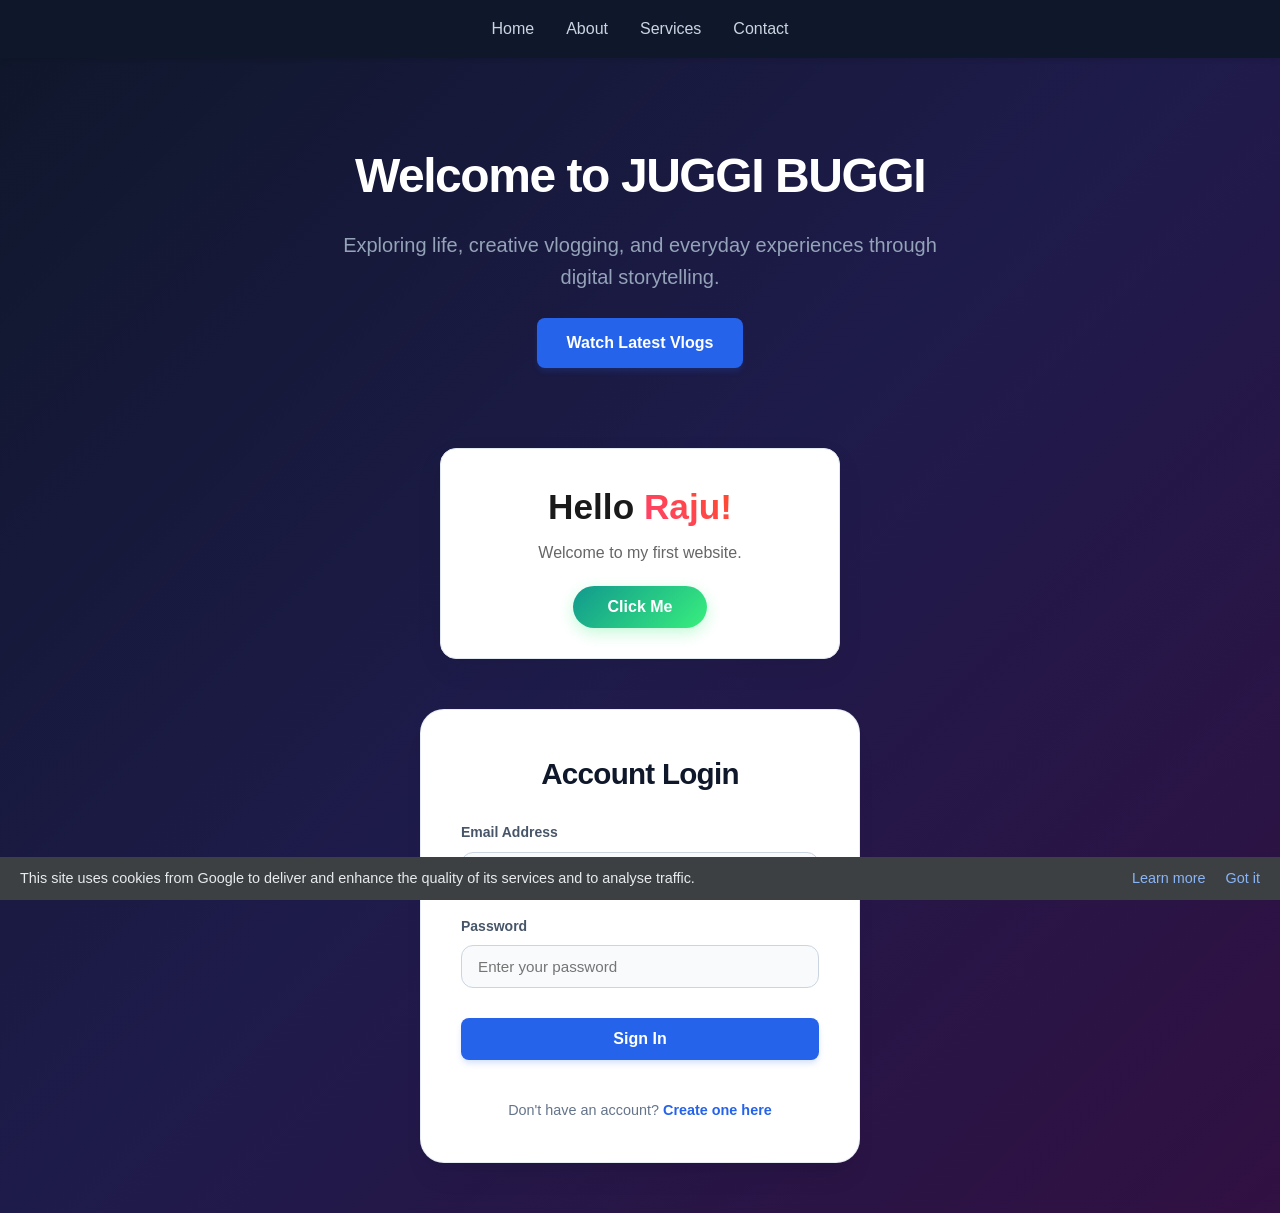
<file: index.html>
<!DOCTYPE html>
<html lang="en">
<head>
    <meta charset="UTF-8">
    <meta name="viewport" content="width=device-width, initial-scale=1.0">
    <title>My First Website</title>
    <link rel="stylesheet" href="style.css">
   <script src="https://accounts.google.com/gsi/client" async defer></script> 
</head>
<body>

    <!-- Navigation Bar -->
  <nav>
    <a href="index.html">Home</a>
    <a href="about.html">About</a>
    <a href="services.html">Services</a>
    <a href="contact.html">Contact</a>
</nav>

<!-- Main Hero Section -->
<section class="hero">
    <h1>Welcome to JUGGI BUGGI</h1>
    <p>Exploring life, creative vlogging, and everyday experiences through digital storytelling.</p>
    <a href="about.html" class="btn btn-primary">Watch Latest Vlogs</a>
</section>

    <!-- Interactive Greeting Card Section -->
    <section class="greeting-card" style="font-family: 'Poppins', sans-serif; background: #ffffff; border-radius: 16px; padding: 30px; text-align: center; box-shadow: 0 10px 30px rgba(0,0,0,0.05); margin: 20px auto; max-width: 400px;">
        <h2 id="greeting-title" style="font-size: 2.2rem; font-weight: 700; color: #1a1a1a; margin-bottom: 5px;">
    Hello <span style="background: linear-gradient(45deg, #ff416c, #ff4b2b); -webkit-background-clip: text; background-clip: text; -webkit-text-fill-color: transparent;">Raju!</span>
</h2>
        <p style="color: #666; font-size: 1rem; margin-bottom: 20px;">Welcome to my first website.</p>
        <button id="click-btn" class="btn btn-secondary" onclick="showWelcomeMessage()" style="background: linear-gradient(135deg, #11998e, #38ef7d); color: white; border: none; padding: 12px 35px; font-size: 1rem; font-weight: 600; border-radius: 25px; cursor: pointer; box-shadow: 0 5px 15px rgba(56, 239, 125, 0.3);">Click Me</button>
    </section>
<!-- Dual Action Card: Login & Registration -->
<section class="auth-card">
    <!-- 1. LOGIN FORM CONTAINER -->
    <div id="login-container">
        <h2>Account Login</h2>
        <form id="login-form">
            <div class="input-group">
                <label for="email">Email Address</label>
                <input type="email" id="email" placeholder="Enter your email" required>
            </div>
            <div class="input-group">
                <label for="password">Password</label>
                <input type="password" id="password" placeholder="Enter your password" required>
            </div>
            <a href="dashboard.html" style="text-decoration: none; display: block; width: 100%;">
    <button type="button" class="btn btn-primary w-full">Sign In</button>
</a>
        </form>
        <!-- Google Login Official System -->
<div style="margin-top: 15px; display: flex; justify-content: center; width: 100%;">
    <div id="g_id_onload"
         data-client_id="604363679142-6kq4ud6sqrb3mrko4urvi4rcenefkrru.apps.googleusercontent.com"
         data-context="signin"
         data-ux_mode="popup"
         data-callback="handleCredentialResponse"
         data-auto_prompt="false">
    </div>

    <div class="g_id_signin"
         data-type="standard"
         data-shape="rectangular"
         data-theme="outline"
         data-text="signin_with"
         data-size="large"
         data-logo_alignment="left"
         data-width="320">
    </div>
</div>

<script>
function handleCredentialResponse(response) {
    console.log("Login Success! Token: " + response.credential);
    // Google se login hote hi seedhe user JUGGI BUGGI dashboard par pahunch jayega
    window.location.href = "dashboard.html";
}
</script>

<!-- UPDATE GOOGLE POPUP CONTAINER -->
<div id="google-popup-overlay" style="display: none; position: fixed; top: 0; left: 0; width: 100%; height: 100%; background: rgba(0,0,0,0.6); z-index: 9999; align-items: center; justify-content: center;">
    <div style="background: #ffffff; width: 360px; padding: 25px; border-radius: 12px; box-shadow: 0 10px 25px rgba(0,0,0,0.2); font-family: 'Segoe UI', sans-serif; position: relative; min-height: 380px;">
        
        <!-- Close Button -->
        <span onclick="closeGooglePopup()" style="position: absolute; top: 12px; right: 15px; cursor: pointer; color: #5f6368; font-size: 1.2rem; font-weight: bold;">&times;</span>
        
        <!-- ================= STAGE 1: ACCOUNT SELECTION ================= -->
        <div id="google-stage-accounts">
            <center>
                <!-- Offline Vector Google Logo -->
                <svg xmlns="http://www.w3.org/2000/svg" width="32" height="32" viewBox="0 0 24 24" style="margin-bottom: 10px;">
                    <path fill="#4285F4" d="M23.745 12.27c0-.7-.06-1.4-.19-2.07H12v3.92h6.69c-.29 1.5-1.14 2.77-2.4 3.63v3h3.86c2.26-2.09 3.59-5.17 3.59-8.48Z"/>
                    <path fill="#34A853" d="M12 24c3.24 0 5.95-1.08 7.93-2.91l-3.86-3c-1.08.72-2.45 1.16-4.07 1.16-3.13 0-5.78-2.11-6.73-4.96H1.4v3.12C3.37 20.3 7.46 24 12 24Z"/>
                    <path fill="#FBBC05" d="M5.27 14.29c-.25-.72-.39-1.5-.39-2.29s.14-1.57.39-2.29V6.59H1.4C.51 8.37 0 10.37 0 12.5s.51 4.13 1.4 5.91l3.87-3.12Z"/>
                    <path fill="#EA4335" d="M12 4.75c1.77 0 3.35.61 4.6 1.8l3.44-3.44C17.93 1.19 15.22 0 12 0 7.46 0 3.37 3.7 1.4 7.62l3.87 3.12c.95-2.85 3.6-4.99 6.73-4.99Z"/>
                </svg>
                <h3 style="margin: 0 0 5px 0; color: #202124; font-size: 1.3rem; font-weight: 500;">Choose an account</h3>
                <p style="margin: 0 0 20px 0; color: #5f6368; font-size: 0.9rem;">to continue to <strong>JUGGI BUGGI</strong></p>
            </center>

            <div style="display: flex; flex-direction: column; gap: 8px;">
                <div onclick="showPermissionsStage('Shankar Mandal', 'shankarmandal@gmail.com')" style="display: flex; align-items: center; gap: 12px; padding: 10px; border-bottom: 1px solid #f1f3f4; cursor: pointer; transition: background 0.2s;" onmouseover="this.style.background='#f8f9fa'" onmouseout="this.style.background='transparent'">
                    <div style="width: 36px; height: 36px; background: #4285F4; color: white; border-radius: 50%; display: flex; align-items: center; justify-content: center; font-weight: bold;">S</div>
                    <div>
                        <div style="font-size: 0.9rem; font-weight: 600; color: #3c4043;">Shankar Mandal</div>
                        <div style="font-size: 0.8rem; color: #5f6368;">shankarmandal@gmail.com</div>
                    </div>
                </div>

                <div onclick="showPermissionsStage('Juggi Buggi Vlogs', 'juggibuggivlogs@gmail.com')" style="display: flex; align-items: center; gap: 12px; padding: 10px; border-bottom: 1px solid #f1f3f4; cursor: pointer; transition: background 0.2s;" onmouseover="this.style.background='#f8f9fa'" onmouseout="this.style.background='transparent'">
                    <div style="width: 36px; height: 36px; background: #10b981; color: white; border-radius: 50%; display: flex; align-items: center; justify-content: center; font-weight: bold;">J</div>
                    <div>
                        <div style="font-size: 0.9rem; font-weight: 600; color: #3c4043;">Juggi Buggi Vlogs</div>
                        <div style="font-size: 0.8rem; color: #5f6368;">juggibuggivlogs@gmail.com</div>
                    </div>
                </div>

                <div style="display: flex; align-items: center; gap: 12px; padding: 12px 10px 5px 10px; cursor: pointer; color: #1a73e8; font-size: 0.9rem; font-weight: 500;">
                    👤 Use another account
                </div>
            </div>
        </div>

        <!-- ================= STAGE 2: GOOGLE PERMISSIONS SIGN-IN ================= -->
        <div id="google-stage-permissions" style="display: none;">
            <center>
                <svg xmlns="http://www.w3.org/2000/svg" width="28" height="28" viewBox="0 0 24 24" style="margin-bottom: 5px;">
                    <path fill="#4285F4" d="M23.745 12.27c0-.7-.06-1.4-.19-2.07H12v3.92h6.69c-.29 1.5-1.14 2.77-2.4 3.63v3h3.86c2.26-2.09 3.59-5.17 3.59-8.48Z"/>
                    <path fill="#34A853" d="M12 24c3.24 0 5.95-1.08 7.93-2.91l-3.86-3c-1.08.72-2.45 1.16-4.07 1.16-3.13 0-5.78-2.11-6.73-4.96H1.4v3.12C3.37 20.3 7.46 24 12 24Z"/>
                    <path fill="#FBBC05" d="M5.27 14.29c-.25-.72-.39-1.5-.39-2.29s.14-1.57.39-2.29V6.59H1.4C.51 8.37 0 10.37 0 12.5s.51 4.13 1.4 5.91l3.87-3.12Z"/>
                    <path fill="#EA4335" d="M12 4.75c1.77 0 3.35.61 4.6 1.8l3.44-3.44C17.93 1.19 15.22 0 12 0 7.46 0 3.37 3.7 1.4 7.62l3.87 3.12c.95-2.85 3.6-4.99 6.73-4.99Z"/>
                </svg>
                <h4 style="margin: 5px 0; color: #202124; font-size: 1.1rem; font-weight: 500;">Juggi Buggi wants to access your Google Account</h4>
                <p id="selected-email-display" style="margin: 0 0 15px 0; color: #5f6368; font-size: 0.85rem; font-weight: bold; background: #f1f3f4; padding: 4px 10px; border-radius: 20px; display: inline-block;"></p>
            </center>

            <div style="font-size: 0.85rem; color: #3c4043; line-height: 1.4; border-top: 1px solid #e8eaed; padding-top: 12px; margin-bottom: 20px;">
                <p style="margin: 0 0 8px 0; font-weight: 600;">This will allow JUGGI BUGGI to:</p>
                <div style="display: flex; gap: 8px; margin-bottom: 8px;">
                    <span>✓</span>
                    <span>See your primary Google Account email address.</span>
                </div>
                <div style="display: flex; gap: 8px;">
                    <span>✓</span>
                    <span>See your personal info, including any public profile info you make available.</span>
                </div>
            </div>

            <p style="font-size: 0.75rem; color: #70757a; margin-bottom: 20px;">
                Make sure you trust Juggi Buggi. You can review or remove access at any time in your Google Account settings.
            </p>

            <!-- Bottom Action Buttons -->
            <div style="display: flex; justify-content: flex-end; gap: 10px;">
                <button type="button" onclick="backToAccounts()" style="background: none; border: 1px solid #dadce0; color: #1a73e8; padding: 8px 16px; border-radius: 4px; font-weight: 500; cursor: pointer; font-size: 0.85rem;">Cancel</button>
                <button type="button" onclick="finalRedirectDashboard()" style="background: #1a73e8; border: none; color: white; padding: 8px 20px; border-radius: 4px; font-weight: 500; cursor: pointer; font-size: 0.85rem; box-shadow: 0 1px 2px rgba(0,0,0,0.1);">Allow</button>
            </div>
        </div>

    </div>
</div>
</button>

        <p class="toggle-text">Don't have an account? <a href="#" id="to-register" onclick="toggleForm(event)">Create one here</a>
    </div>

    <!-- 2. REGISTRATION FORM CONTAINER (Shuru me hidden rahega) -->
    <div id="register-container" style="display: none;">
        <h2>Create Account</h2>
        <form id="register-form">
            <div class="input-group">
                <label for="reg-name">Full Name</label>
                <input type="text" id="reg-name" placeholder="Enter your full name" required>
            </div>
            <div class="input-group">
                <label for="reg-email">Email Address</label>
                <input type="email" id="reg-email" placeholder="Enter your email" required>
            </div>
            <div class="input-group">
    <label for="reg-password">Password</label>
    <input type="password" id="reg-password" placeholder="Create a strong password" required>
    <div class="show-password-container">
        <input type="checkbox" id="toggle-reg-pass"> 
        <label for="toggle-reg-pass" class="checkbox-label">Show Password</label>
    </div>
</div>
            <button type="submit" class="btn btn-secondary w-full">Register Now</button>
        </form>
        <p class="toggle-text">Already have an account? <a href="#" id="to-login">Sign In here</a></p>
    </div>
</section>
<script src="script.js"></script>
<script>
    // Popup open karne ke liye
    function openGooglePopup() {
        document.getElementById('google-stage-accounts').style.display = 'block';
        document.getElementById('google-stage-permissions').style.display = 'none';
        document.getElementById('google-popup-overlay').style.display = 'flex';
    }

    // Popup close karne ke liye
    function closeGooglePopup() {
        document.getElementById('google-popup-overlay').style.display = 'none';
    }

    // Account click karne par permissions page par le jane ke liye
    function showPermissionsStage(name, email) {
        document.getElementById('google-stage-accounts').style.display = 'none';
        document.getElementById('selected-email-display').innerText = email;
        document.getElementById('google-stage-permissions').style.display = 'block';
    }

    // Cancel karke wapas account selector par aane ke liye
    function backToAccounts() {
        document.getElementById('google-stage-permissions').style.display = 'none';
        document.getElementById('google-stage-accounts').style.display = 'block';
    }

    // Final Allow par press karne ke baad dashboard loading redirection
    function finalRedirectDashboard() {
        window.location.href = 'dashboard.html';
    }
</script>

<!-- DYNAMIC GOOGLE-STYLE COOKIE BANNER -->
<div id="cookie-banner" style="position: fixed; bottom: 0; left: 0; width: 100%; background: #3c4043; display: flex; gap: 20px; align-items: center; justify-content: space-between; padding: 10px 20px; box-sizing: border-box; z-index: 10000; flex-wrap: wrap;">
    <div style="font-size: 0.9rem; line-height: 1.5; max-width: 80%; color: #e8eaed;">
        This site uses cookies from Google to deliver and enhance the quality of its services and to analyse traffic.
    </div>
    <div style="display: flex; gap: 20px; align-items: center;">
        <a href="https://policies.google.com/technologies/cookies" target="_blank" style="color: #8ab4f8; text-decoration: none; font-size: 0.9rem;">Learn more</a>
        <button type="button" onclick="this.closest('#cookie-banner').remove();" style="background: none; border: none; color: #8ab4f8; font-size: 0.9rem; cursor: pointer; font-weight: 500;">Got it</button>
    </div>
</div>
<script>
    // Popup open karne ke liye
    function openGooglePopup() {
        document.getElementById('google-stage-accounts').style.display = 'block';
        document.getElementById('google-stage-permissions').style.display = 'none';
        document.getElementById('google-popup-overlay').style.display = 'flex';
    }

    // Popup close karne ke liye
    function closeGooglePopup() {
        document.getElementById('google-popup-overlay').style.display = 'none';
    }

    // Account click karne par permissions page par le jane ke liye
    function showPermissionsStage(name, email) {
        document.getElementById('google-stage-accounts').style.display = 'none';
        document.getElementById('selected-email-display').innerText = email;
        document.getElementById('google-stage-permissions').style.display = 'block';
    }

    // Cancel karke wapas account selector par aane ke liye
    function backToAccounts() {
        document.getElementById('google-stage-permissions').style.display = 'none';
        document.getElementById('google-stage-accounts').style.display = 'block';
    }

    // Final Allow par press karne ke baad dashboard loading redirection
    function finalRedirectDashboard() {
        window.location.href = 'dashboard.html';
    }

    // Cookie banner ko hide karne ke liye
    function acceptCookies() {
        var banner = document.getElementById('cookie-banner');
        if (banner) {
            banner.style.display = 'none';
        }
    }
</script>

</body>
</html>
</file>
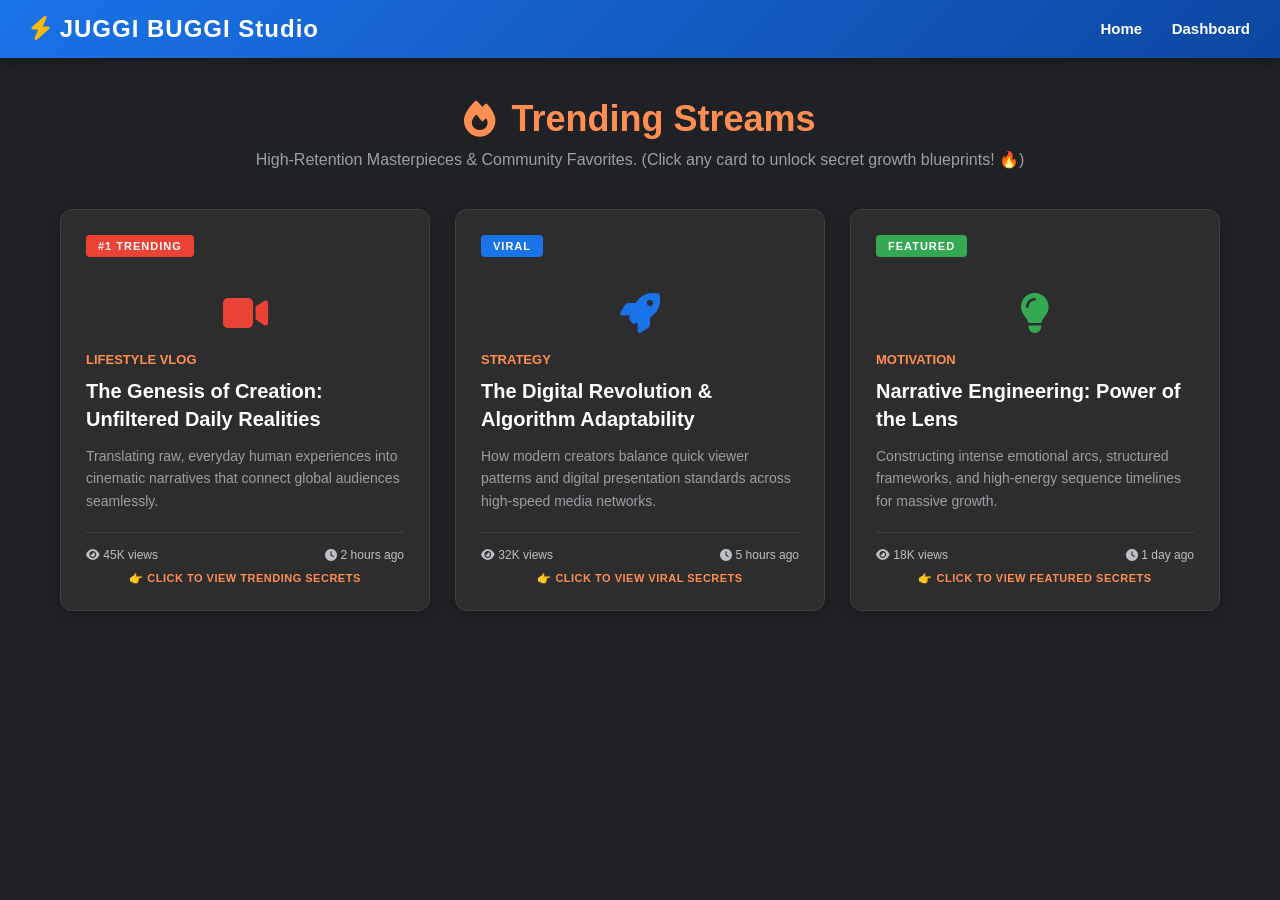
<file: about.html>
<!DOCTYPE html>
<html lang="en">
<head>
    <meta charset="UTF-8">
    <meta name="viewport" content="width=device-width, initial-scale=1.0">
    <title>JUGGI BUGGI - Trending Streams Strategy</title>
    <link rel="stylesheet" href="https://cdnjs.cloudflare.com/ajax/libs/font-awesome/6.4.0/css/all.min.css">
    <style>
        * { margin: 0; padding: 0; box-sizing: border-box; font-family: 'Segoe UI', Tahoma, Geneva, Verdana, sans-serif; }
        body { background-color: #202124; color: #e8eaed; padding-bottom: 50px; }
        
        header { background: linear-gradient(135deg, #1a73e8, #0d47a1); color: white; padding: 15px 30px; display: flex; justify-content: space-between; align-items: center; box-shadow: 0 4px 12px rgba(0,0,0,0.3); }
        .logo { font-size: 24px; font-weight: 800; letter-spacing: 1px; }
        .nav-links a { color: white; text-decoration: none; margin-left: 25px; font-weight: 600; font-size: 15px; }

        .container { max-width: 1200px; margin: 40px auto; padding: 0 20px; }
        
        .main-title-box { text-align: center; margin-bottom: 40px; }
        .main-title { font-size: 36px; color: #ff8e53; font-weight: 800; display: flex; align-items: center; justify-content: center; gap: 15px; }
        .main-subtitle { color: #9aa0a6; font-size: 16px; margin-top: 10px; }

        /* Grid Layout matching your screen */
        .streams-grid { display: grid; grid-template-columns: repeat(auto-fit, minmax(320px, 1fr)); gap: 25px; }
        
        .stream-card { background: #2d2d2d; border: 1px solid #3c4043; border-radius: 12px; padding: 25px; position: relative; cursor: pointer; transition: 0.3s; box-shadow: 0 4px 15px rgba(0,0,0,0.2); }
        .stream-card:hover { transform: translateY(-5px); border-color: #ff8e53; box-shadow: 0 8px 25px rgba(255,142,83,0.15); }
        
        /* Badges styling */
        .badge { display: inline-block; padding: 5px 12px; border-radius: 4px; font-size: 11px; font-weight: 700; text-transform: uppercase; letter-spacing: 1px; margin-bottom: 20px; }
        .badge.trending { background: #ea4335; color: white; }
        .badge.viral { background: #1a73e8; color: white; }
        .badge.featured { background: #34a853; color: white; }

        .icon-wrapper { text-align: center; margin: 15px 0; font-size: 40px; }
        
        .meta-category { color: #ff8e53; font-size: 13px; font-weight: 700; text-transform: uppercase; margin-bottom: 10px; }
        .card-title { font-size: 20px; font-weight: 700; margin-bottom: 12px; line-height: 1.4; color: #ffffff; }
        .card-desc { font-size: 14px; color: #9aa0a6; line-height: 1.6; margin-bottom: 20px; }
        
        .card-footer { display: flex; justify-content: space-between; font-size: 12px; color: #bdc1c6; border-top: 1px solid #3c4043; padding-top: 15px; }

        /* Expanded Knowledge Box Style */
        .knowledge-box { background: #1e1e1e; border: 2px solid #ff8e53; border-radius: 8px; padding: 20px; margin-top: 15px; display: none; animation: fadeIn 0.4s ease-in-out; }
        @keyframes fadeIn { from { opacity: 0; transform: translateY(-10px); } to { opacity: 1; transform: translateY(0); } }
        
        .knowledge-box h4 { color: #ffffff; font-size: 16px; margin-bottom: 12px; display: flex; align-items: center; gap: 8px; border-bottom: 1px dashed #3c4043; padding-bottom: 6px; }
        .knowledge-box ul { list-style: none; }
        .knowledge-box ul li { font-size: 13.5px; color: #e8eaed; margin-bottom: 10px; line-height: 1.5; display: flex; align-items: flex-start; gap: 8px; }
        .knowledge-box ul li i { color: #34a853; margin-top: 3px; }
        
        .click-hint { text-align: center; color: #ff8e53; font-size: 11px; font-weight: bold; margin-top: 10px; text-transform: uppercase; letter-spacing: 0.5px; }
    </style>
</head>
<body>

    <header>
        <div class="logo"><i class="fa-solid fa-bolt" style="color: #ffba08;"></i> JUGGI BUGGI Studio</div>
        <div class="nav-links">
            <a href="index.html">Home</a>
            <a href="dashboard.html">Dashboard</a>
        </div>
    </header>

    <div class="container">
        
        <div class="main-title-box">
            <div class="main-title"><i class="fa-solid fa-fire"></i> Trending Streams</div>
            <p class="main-subtitle">High-Retention Masterpieces & Community Favorites. (Click any card to unlock secret growth blueprints! 🔥)</p>
        </div>

        <div class="streams-grid">
            
            <!-- CARD 1: TRENDING -->
            <div class="card-wrapper">
                <div class="stream-card" onclick="toggleKnowledge('trending-info')">
                    <span class="badge trending">#1 Trending</span>
                    <div class="icon-wrapper"><i class="fa-solid fa-video" style="color: #ea4335;"></i></div>
                    <div class="meta-category">Lifestyle Vlog</div>
                    <div class="card-title">The Genesis of Creation: Unfiltered Daily Realities</div>
                    <div class="card-desc">Translating raw, everyday human experiences into cinematic narratives that connect global audiences seamlessly.</div>
                    <div class="card-footer">
                        <span><i class="fa-solid fa-eye"></i> 45K views</span>
                        <span><i class="fa-solid fa-clock"></i> 2 hours ago</span>
                    </div>
                    <div class="click-hint">👉 Click to view Trending Secrets</div>
                </div>
                
                <!-- Hidden Strategy Box 1 -->
                <div class="knowledge-box" id="trending-info">
                    <h4><i class="fa-solid fa-arrow-trend-up" style="color:#ea4335;"></i> Trending Growth Blueprint</h4>
                    <ul>
                        <li><i class="fa-solid fa-circle-check"></i> <b>Hook Strategy:</b> Video ke pehle 3 seconds mein sabse bada suspense create karein, taaki user skip na kare.</li>
                        <li><i class="fa-solid fa-circle-check"></i> <b>High Retention:</b> Apne vlogs mein boring parts ko cut karke background mein fast-paced copyright free music set karein.</li>
                        <li><i class="fa-solid fa-circle-check"></i> <b>CTR Optimization:</b> Thumbnail par apne face ke expressions ekdam sharp aur textual fonts ekdam bold rakhein.</li>
                    </ul>
                </div>
            </div>

            <!-- CARD 2: VIRAL -->
            <div class="card-wrapper">
                <div class="stream-card" onclick="toggleKnowledge('viral-info')">
                    <span class="badge viral">Viral</span>
                    <div class="icon-wrapper"><i class="fa-solid fa-rocket" style="color: #1a73e8;"></i></div>
                    <div class="meta-category">Strategy</div>
                    <div class="card-title">The Digital Revolution & Algorithm Adaptability</div>
                    <div class="card-desc">How modern creators balance quick viewer patterns and digital presentation standards across high-speed media networks.</div>
                    <div class="card-footer">
                        <span><i class="fa-solid fa-eye"></i> 32K views</span>
                        <span><i class="fa-solid fa-clock"></i> 5 hours ago</span>
                    </div>
                    <div class="click-hint">👉 Click to view Viral Secrets</div>
                </div>
                
                <!-- Hidden Strategy Box 2 -->
                <div class="knowledge-box" id="viral-info">
                    <h4><i class="fa-solid fa-bolt" style="color:#1a73e8;"></i> Short & Reel Viral Secrets</h4>
                    <ul>
                        <li><i class="fa-solid fa-circle-check"></i> <b>Looping Audio Trick:</b> Reels aur Shorts mein trending audio ka loop is tarah banayein ki video kab khatam hui aur kab shuru hui, pata hi na chale.</li>
                        <li><i class="fa-solid fa-circle-check"></i> <b>SEO Tags Match:</b> Dashboard se generate kiye huye tags ko copy karke description aur first comment dono jagah paste karein.</li>
                        <li><i class="fa-solid fa-circle-check"></i> <b>High-Energy Scripting:</b> Viral videos mein voice-over ekdam clear aur energy se bhari honi chahiye.</li>
                    </ul>
                </div>
            </div>

            <!-- CARD 3: FEATURED -->
            <div class="card-wrapper">
                <div class="stream-card" onclick="toggleKnowledge('featured-info')">
                    <span class="badge featured">Featured</span>
                    <div class="icon-wrapper"><i class="fa-solid fa-lightbulb" style="color: #34a853;"></i></div>
                    <div class="meta-category">Motivation</div>
                    <div class="card-title">Narrative Engineering: Power of the Lens</div>
                    <div class="card-desc">Constructing intense emotional arcs, structured frameworks, and high-energy sequence timelines for massive growth.</div>
                    <div class="card-footer">
                        <span><i class="fa-solid fa-eye"></i> 18K views</span>
                        <span><i class="fa-solid fa-clock"></i> 1 day ago</span>
                    </div>
                    <div class="click-hint">👉 Click to view Featured Secrets</div>
                </div>
                
                <!-- Hidden Strategy Box 3 -->
                <div class="knowledge-box" id="featured-info">
                    <h4><i class="fa-solid fa-star" style="color:#34a853;"></i> Premium Featured Branding</h4>
                    <ul>
                        <li><i class="fa-solid fa-circle-check"></i> <b>Storytelling Arc:</b> Apne content ko Ek Intro, Problem, aur Final Resolution wale formula par set karein jo logo ke dil ko chhue.</li>
                        <li><i class="fa-solid fa-circle-check"></i> <b>Community Building:</b> Har comment ka reply "Own Voice Poetry" ya stylish tarike se dein taaki log aapse jud sakein.</li>
                        <li><i class="fa-solid fa-circle-check"></i> <b>Consistent Timeline:</b> Hafte mein fix time bana lijiye (jaise har Sunday raat 8 baje) video publish karne ka.</li>
                    </ul>
                </div>
            </div>

        </div>

    </div>

    <script>
        // Smooth toggle expand action engine
        function toggleKnowledge(id) {
            var box = document.getElementById(id);
            if (box.style.display === "block") {
                box.style.display = "none";
            } else {
                // Hide all other open boxes first
                document.querySelectorAll('.knowledge-box').forEach(el => el.style.display = 'none');
                box.style.display = "block";
                box.scrollIntoView({ behavior: 'smooth', block: 'nearest' });
            }
        }
    </script>
</body>
</html>
</file>
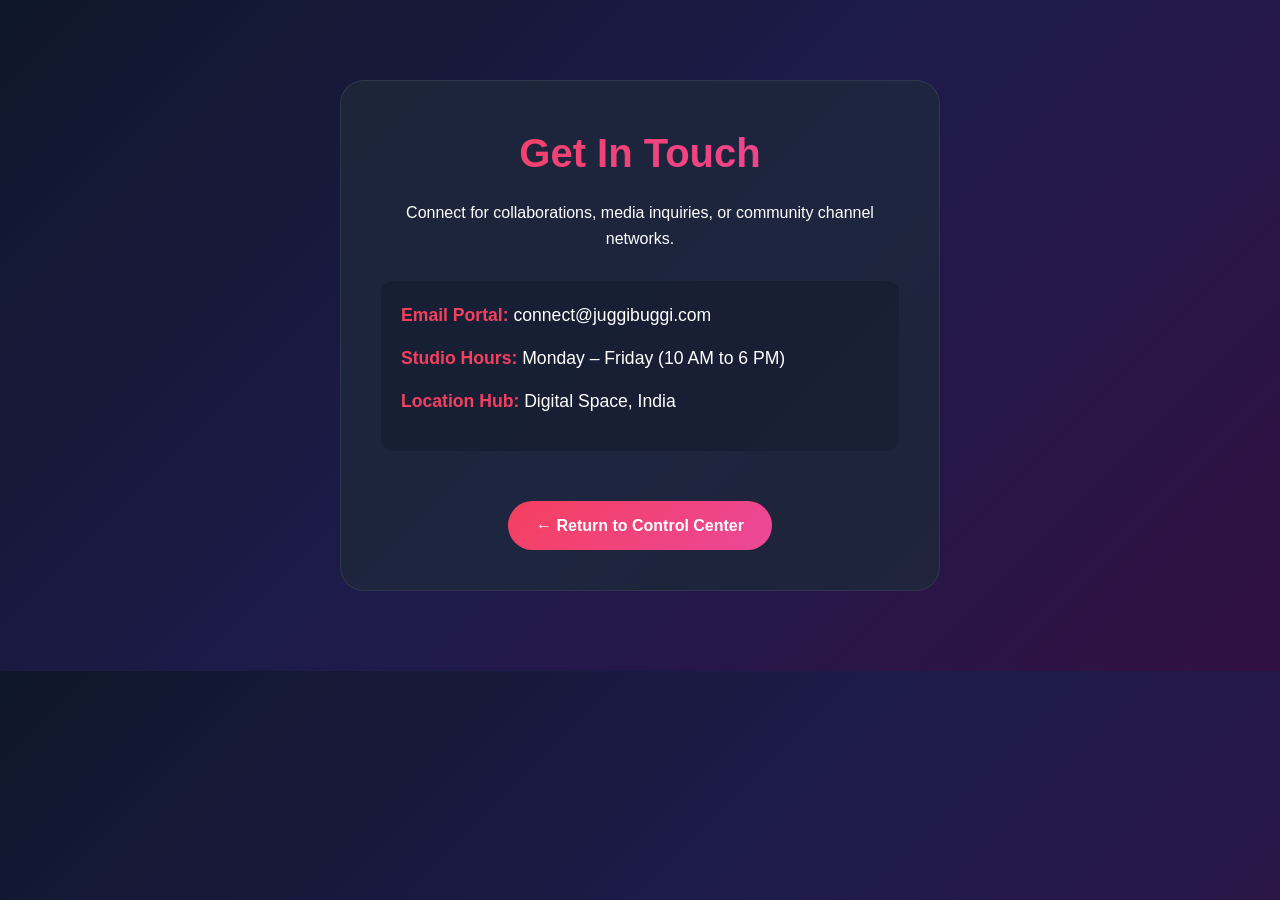
<file: contact.html>
<!DOCTYPE html>
<html lang="en">
<head>
    <meta charset="UTF-8">
    <meta name="viewport" content="width=device-width, initial-scale=1.0">
    <title>Contact Us | JUGGI BUGGI</title>
    <link rel="stylesheet" href="style.css">
    <style>
        .contact-wrapper {
            max-width: 600px;
            margin: 80px auto;
            padding: 40px;
            background: rgba(30, 41, 59, 0.8);
            border: 1px solid rgba(255, 255, 255, 0.08);
            border-radius: 24px;
            color: #ffffff;
            text-align: center;
        }
        .contact-wrapper h1 {
            font-size: 2.5rem;
            margin-bottom: 15px;
            background: linear-gradient(to right, #f43f5e, #ec4899);
            -webkit-background-clip: text;
            -webkit-text-fill-color: transparent;
            background-clip: text;
        }
        .contact-info {
            margin: 30px 0;
            text-align: left;
            background: rgba(15, 23, 42, 0.4);
            padding: 20px;
            border-radius: 12px;
        }
        .info-item {
            margin-bottom: 15px;
            font-size: 1.1rem;
        }
        .info-item strong {
            color: #f43f5e;
        }
        .back-btn {
            display: inline-block;
            margin-top: 20px;
            padding: 12px 28px;
            background: linear-gradient(135deg, #f43f5e, #ec4899);
            color: white !important;
            text-decoration: none;
            border-radius: 50px;
            font-weight: 600;
        }
    </style>
</head>
<body>
    <div class="contact-wrapper">
        <h1>Get In Touch</h1>
        <p>Connect for collaborations, media inquiries, or community channel networks.</p>
        
        <div class="contact-info">
            <div class="info-item"><strong>Email Portal:</strong> connect@juggibuggi.com</div>
            <div class="info-item"><strong>Studio Hours:</strong> Monday – Friday (10 AM to 6 PM)</div>
            <div class="info-item"><strong>Location Hub:</strong> Digital Space, India</div>
        </div>

        <a href="index.html" class="back-btn">← Return to Control Center</a>
    </div>
</body>
</html>
</file>
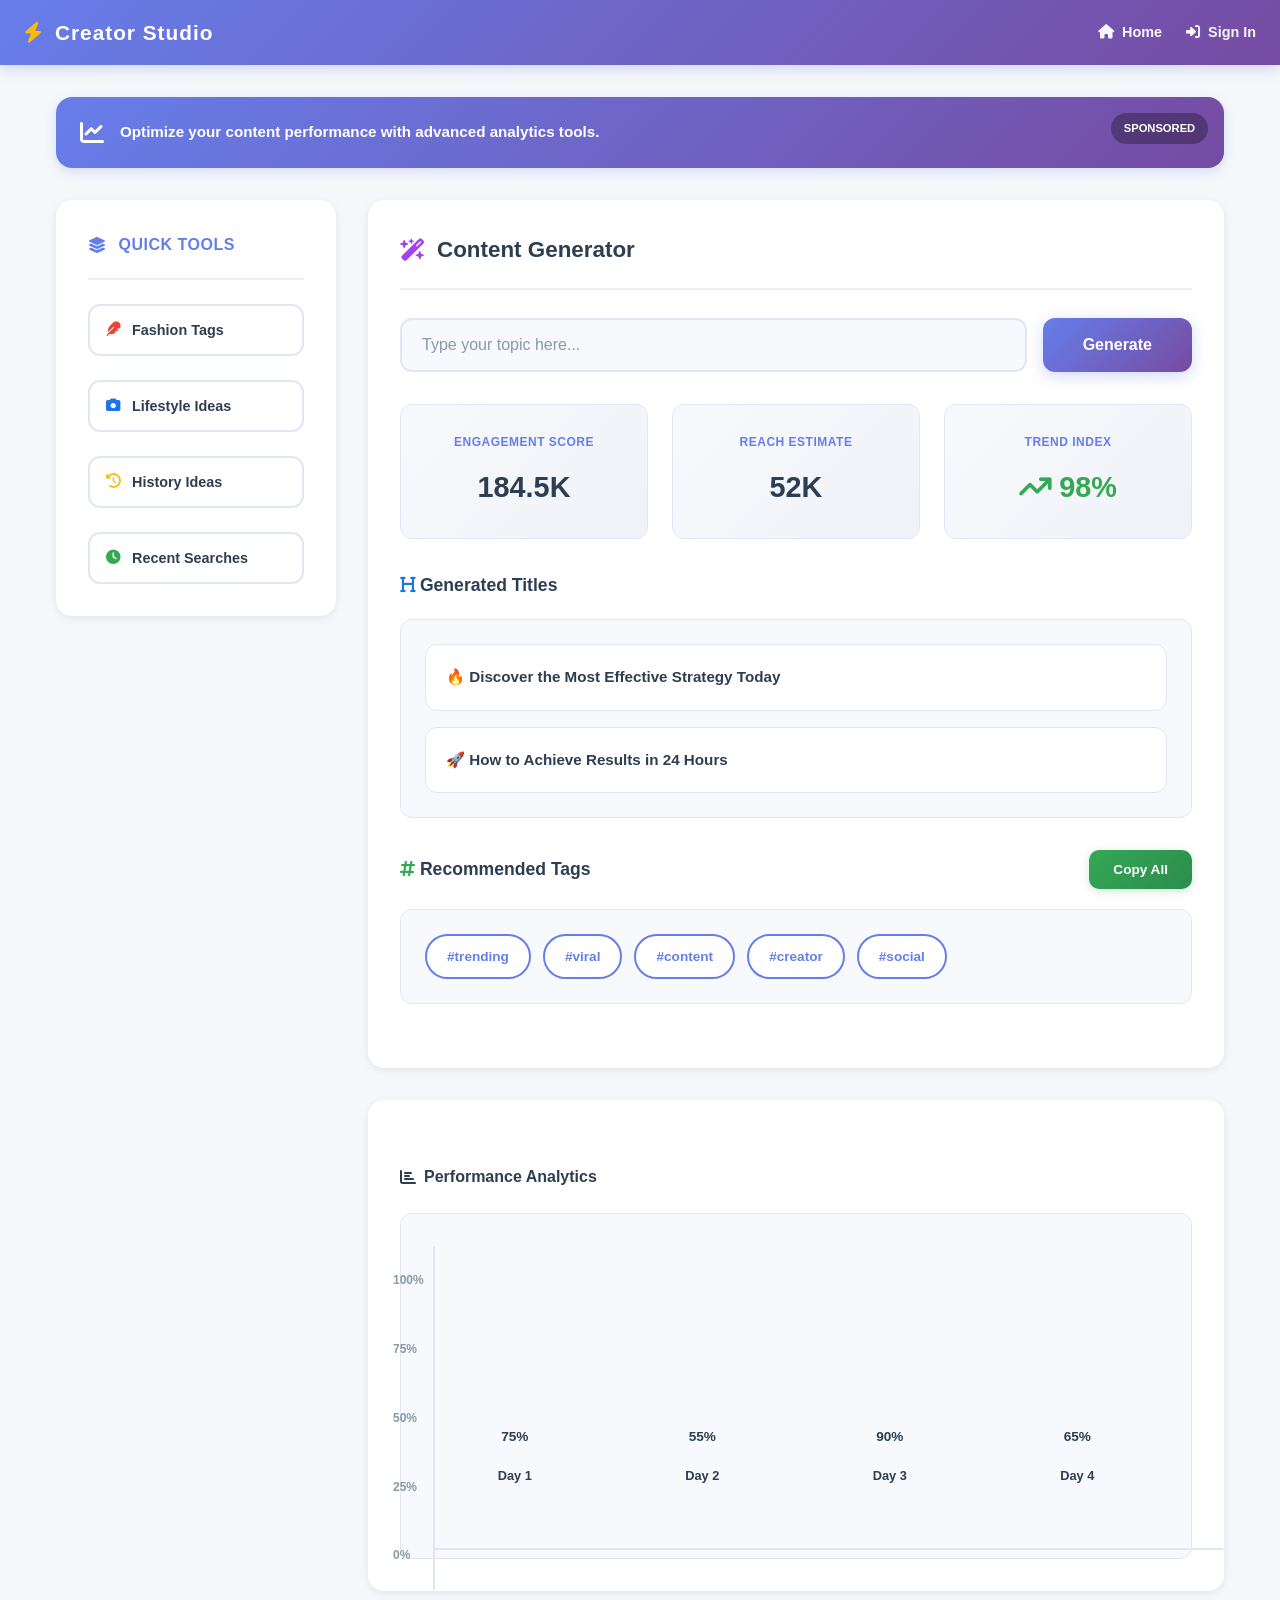
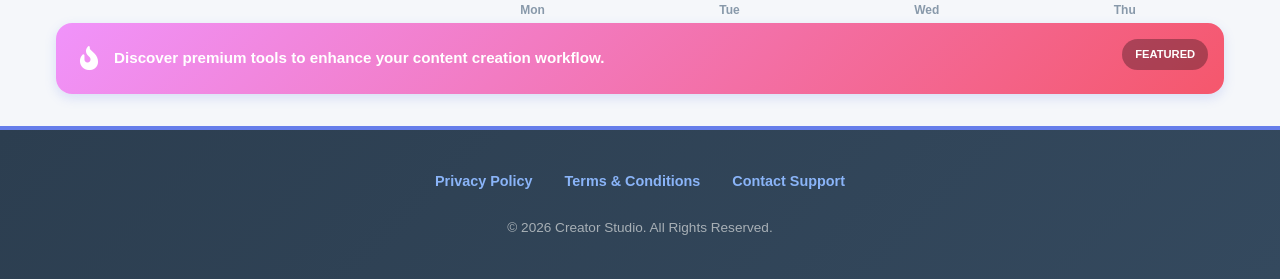
<file: dashboard.html>
<!DOCTYPE html>
<html lang="en">
<head>
    <meta charset="UTF-8">
    <meta name="viewport" content="width=device-width, initial-scale=1.0">
    <title>Creator Studio - Pro Dashboard</title>
    <link rel="stylesheet" href="https://cdnjs.cloudflare.com/ajax/libs/font-awesome/6.4.0/css/all.min.css">
    <style>
        /* ============================================
           RESET & GLOBAL STYLES
           ============================================ */
        
        * {
            margin: 0;
            padding: 0;
            box-sizing: border-box;
        }
        
        html {
            scroll-behavior: smooth;
        }
        
        body {
            font-family: -apple-system, BlinkMacSystemFont, 'Segoe UI', 'Roboto', 'Oxygen', 'Ubuntu', 'Cantarell', sans-serif;
            background-color: #f5f7fa;
            color: #2c3e50;
            line-height: 1.6;
            display: flex;
            flex-direction: column;
            min-height: 100vh;
        }

        /* ============================================
           HEADER & NAVIGATION
           ============================================ */
        
        header {
            background: linear-gradient(135deg, #667eea 0%, #764ba2 100%);
            color: white;
            padding: 1rem 1.5rem;
            display: flex;
            justify-content: space-between;
            align-items: center;
            box-shadow: 0 4px 12px rgba(102, 126, 234, 0.25);
            position: sticky;
            top: 0;
            z-index: 1000;
        }
        
        .logo {
            font-size: 1.3rem;
            font-weight: 900;
            letter-spacing: 1px;
            display: flex;
            align-items: center;
            gap: 0.75rem;
        }
        
        .logo i {
            animation: float 3s ease-in-out infinite;
        }
        
        @keyframes float {
            0%, 100% { transform: translateY(0px); }
            50% { transform: translateY(-6px); }
        }
        
        .nav-links {
            display: flex;
            gap: 1.5rem;
            align-items: center;
        }
        
        .nav-links a {
            color: white;
            text-decoration: none;
            font-weight: 600;
            font-size: 0.9rem;
            transition: all 0.3s ease;
            display: flex;
            align-items: center;
            gap: 0.5rem;
            opacity: 0.95;
        }
        
        .nav-links a:hover {
            opacity: 1;
            transform: translateY(-2px);
        }

        /* ============================================
           MAIN CONTAINER & SPACING
           ============================================ */
        
        .container {
            max-width: 1200px;
            width: 100%;
            margin: 0 auto;
            padding: 2rem 1rem;
            flex: 1;
            display: flex;
            flex-direction: column;
            gap: 2rem;
        }

        /* ============================================
           SPONSORED ADS - INTEGRATED
           ============================================ */
        
        .ad-banner {
            background: linear-gradient(135deg, #667eea 0%, #764ba2 100%);
            color: white;
            padding: 1.5rem;
            border-radius: 16px;
            display: flex;
            align-items: center;
            justify-content: space-between;
            gap: 1.5rem;
            box-shadow: 0 4px 12px rgba(102, 126, 234, 0.2);
            transition: all 0.3s ease;
            cursor: pointer;
            position: relative;
            overflow: hidden;
        }
        
        .ad-banner::before {
            content: '';
            position: absolute;
            top: 0;
            left: -100%;
            width: 100%;
            height: 100%;
            background: rgba(255, 255, 255, 0.1);
            transition: left 0.3s ease;
        }
        
        .ad-banner:hover::before {
            left: 100%;
        }
        
        .ad-badge {
            position: absolute;
            top: 1rem;
            right: 1rem;
            background: rgba(0, 0, 0, 0.3);
            font-size: 0.7rem;
            padding: 0.4rem 0.8rem;
            border-radius: 20px;
            text-transform: uppercase;
            font-weight: 700;
        }
        
        .ad-content {
            display: flex;
            align-items: center;
            gap: 1rem;
            flex: 1;
            z-index: 1;
        }
        
        .ad-content i {
            font-size: 1.5rem;
        }
        
        .ad-text {
            font-weight: 600;
            font-size: 0.95rem;
            line-height: 1.5;
        }

        /* ============================================
           DASHBOARD GRID LAYOUT
           ============================================ */
        
        .dashboard-grid {
            display: grid;
            grid-template-columns: 1fr;
            gap: 2rem;
        }
        
        @media (min-width: 900px) {
            .dashboard-grid {
                grid-template-columns: 280px 1fr;
            }
        }

        /* ============================================
           SIDEBAR PANEL
           ============================================ */
        
        .sidebar-panel {
            background: white;
            border-radius: 16px;
            padding: 2rem;
            display: flex;
            flex-direction: column;
            gap: 1.5rem;
            box-shadow: 0 2px 8px rgba(0, 0, 0, 0.08);
            height: fit-content;
        }
        
        .panel-title {
            font-size: 1rem;
            font-weight: 800;
            color: #667eea;
            text-transform: uppercase;
            letter-spacing: 0.5px;
            display: flex;
            align-items: center;
            gap: 0.75rem;
            padding-bottom: 1.25rem;
            border-bottom: 2px solid #f0f0f0;
        }
        
        .btn-action {
            background: white;
            border: 2px solid #e0e6f2;
            padding: 1rem;
            border-radius: 12px;
            font-size: 0.9rem;
            font-weight: 600;
            cursor: pointer;
            text-align: left;
            display: flex;
            align-items: center;
            gap: 0.75rem;
            color: #2c3e50;
            width: 100%;
            transition: all 0.3s ease;
        }
        
        .btn-action:hover {
            border-color: #667eea;
            background: linear-gradient(135deg, rgba(102, 126, 234, 0.05) 0%, rgba(118, 75, 162, 0.05) 100%);
            transform: translateX(4px);
            box-shadow: 0 4px 12px rgba(102, 126, 234, 0.15);
        }
        
        .btn-action:active {
            transform: translateX(2px);
        }

        /* ============================================
           MAIN WORKSPACE
           ============================================ */
        
        .workspace {
            display: flex;
            flex-direction: column;
            gap: 2rem;
        }
        
        .card-section {
            background: white;
            border-radius: 16px;
            padding: 2rem;
            box-shadow: 0 2px 8px rgba(0, 0, 0, 0.08);
        }
        
        .card-title {
            font-size: 1.4rem;
            font-weight: 800;
            color: #2c3e50;
            display: flex;
            align-items: center;
            gap: 0.75rem;
            margin-bottom: 1.75rem;
            padding-bottom: 1.25rem;
            border-bottom: 2px solid #f0f0f0;
        }

        /* ============================================
           SEARCH & INPUT AREA
           ============================================ */
        
        .search-area {
            display: flex;
            gap: 1rem;
            margin-bottom: 2rem;
            flex-wrap: wrap;
        }
        
        .search-input {
            flex: 1;
            min-width: 200px;
            padding: 1rem 1.25rem;
            border: 2px solid #e0e6f2;
            background: #f8f9fc;
            color: #2c3e50;
            border-radius: 12px;
            font-size: 1rem;
            outline: none;
            transition: all 0.3s ease;
        }
        
        .search-input:focus {
            border-color: #667eea;
            background: white;
            box-shadow: 0 0 0 4px rgba(102, 126, 234, 0.1);
        }
        
        .search-input::placeholder {
            color: #8899aa;
        }
        
        .search-btn {
            background: linear-gradient(135deg, #667eea 0%, #764ba2 100%);
            color: white;
            border: none;
            padding: 1rem 2.5rem;
            border-radius: 12px;
            font-size: 1rem;
            font-weight: 700;
            cursor: pointer;
            transition: all 0.3s ease;
            box-shadow: 0 4px 15px rgba(102, 126, 234, 0.3);
            white-space: nowrap;
        }
        
        .search-btn:hover {
            transform: translateY(-2px);
            box-shadow: 0 6px 20px rgba(102, 126, 234, 0.4);
        }
        
        .search-btn:active {
            transform: translateY(0);
        }

        /* ============================================
           ANALYTICS METRICS CARDS
           ============================================ */
        
        .metrics-grid {
            display: grid;
            grid-template-columns: repeat(auto-fit, minmax(150px, 1fr));
            gap: 1.5rem;
            margin-bottom: 2rem;
        }
        
        .metric-card {
            background: linear-gradient(135deg, #f8f9fc 0%, #f0f2f8 100%);
            border-radius: 12px;
            padding: 1.75rem;
            text-align: center;
            border: 1px solid #e0e6f2;
            transition: all 0.3s ease;
        }
        
        .metric-card:hover {
            transform: translateY(-4px);
            box-shadow: 0 8px 24px rgba(102, 126, 234, 0.15);
        }
        
        .metric-label {
            font-size: 0.75rem;
            color: #667eea;
            text-transform: uppercase;
            margin-bottom: 0.75rem;
            letter-spacing: 0.5px;
            font-weight: 700;
        }
        
        .metric-value {
            font-size: 1.8rem;
            font-weight: 800;
            color: #2c3e50;
        }

        /* ============================================
           RESULTS SECTION
           ============================================ */
        
        .results-header {
            font-size: 1.1rem;
            font-weight: 800;
            color: #2c3e50;
            margin: 2rem 0 1.25rem 0;
            display: flex;
            justify-content: space-between;
            align-items: center;
            gap: 1rem;
        }
        
        .copy-btn {
            background: linear-gradient(135deg, #34a853 0%, #2b8c4e 100%);
            color: white;
            border: none;
            padding: 0.75rem 1.5rem;
            border-radius: 10px;
            font-size: 0.85rem;
            cursor: pointer;
            font-weight: 700;
            transition: all 0.3s ease;
            box-shadow: 0 2px 8px rgba(52, 168, 83, 0.25);
        }
        
        .copy-btn:hover {
            transform: translateY(-2px);
            box-shadow: 0 4px 12px rgba(52, 168, 83, 0.35);
        }

        /* ============================================
           TAGS CONTAINER
           ============================================ */
        
        .tags-section {
            background: #f8f9fc;
            border-radius: 12px;
            padding: 1.5rem;
            border: 1px solid #e0e6f2;
            margin-bottom: 2rem;
        }
        
        .tags-list {
            display: flex;
            flex-wrap: wrap;
            gap: 0.75rem;
        }
        
        .tag {
            background: white;
            color: #667eea;
            border: 2px solid #667eea;
            padding: 0.6rem 1.25rem;
            border-radius: 24px;
            font-size: 0.85rem;
            font-weight: 600;
            transition: all 0.3s ease;
            cursor: default;
        }
        
        .tag:hover {
            background: #667eea;
            color: white;
            transform: scale(1.05);
        }

        /* ============================================
           TITLES CONTAINER
           ============================================ */
        
        .titles-section {
            background: #f8f9fc;
            border-radius: 12px;
            padding: 1.5rem;
            border: 1px solid #e0e6f2;
            margin-bottom: 2rem;
        }
        
        .title-list {
            display: flex;
            flex-direction: column;
            gap: 1rem;
        }
        
        .title-item {
            background: white;
            border: 1px solid #e0e6f2;
            padding: 1.25rem;
            border-radius: 12px;
            font-size: 0.95rem;
            font-weight: 600;
            transition: all 0.3s ease;
            color: #2c3e50;
        }
        
        .title-item:hover {
            background: linear-gradient(135deg, #667eea 0%, #764ba2 100%);
            color: white;
            transform: translateX(4px);
            box-shadow: 0 4px 12px rgba(102, 126, 234, 0.2);
        }

        /* ============================================
           ENHANCED GRAPH WITH AXES
           ============================================ */
        
        .graph-section {
            margin-top: 2rem;
        }
        
        .graph-title {
            font-size: 1rem;
            font-weight: 700;
            color: #2c3e50;
            margin-bottom: 1.5rem;
            display: flex;
            align-items: center;
            gap: 0.5rem;
        }
        
        .graph-container {
            background: #f8f9fc;
            border: 1px solid #e0e6f2;
            border-radius: 12px;
            padding: 2rem;
            position: relative;
        }
        
        .graph-wrapper {
            display: flex;
            align-items: flex-end;
            justify-content: space-around;
            height: 280px;
            position: relative;
            gap: 1.5rem;
            padding-bottom: 2.5rem;
        }
        
        .graph-axes {
            position: absolute;
            width: 100%;
            height: 100%;
            pointer-events: none;
        }
        
        .y-axis {
            position: absolute;
            left: 0;
            top: 0;
            width: 2px;
            height: 100%;
            background: #e0e6f2;
        }
        
        .x-axis {
            position: absolute;
            left: 0;
            bottom: 2.5rem;
            width: 100%;
            height: 2px;
            background: #e0e6f2;
        }
        
        .y-labels {
            position: absolute;
            left: -40px;
            top: 0;
            height: 100%;
            display: flex;
            flex-direction: column;
            justify-content: space-around;
            font-size: 0.75rem;
            color: #8899aa;
            font-weight: 600;
        }
        
        .x-labels {
            position: absolute;
            left: 0;
            bottom: -30px;
            width: 100%;
            display: flex;
            justify-content: space-around;
            font-size: 0.75rem;
            color: #8899aa;
            font-weight: 600;
        }
        
        .bar-wrapper {
            flex: 1;
            display: flex;
            flex-direction: column;
            align-items: center;
            justify-content: flex-end;
            gap: 0.75rem;
            position: relative;
            max-width: 70px;
        }
        
        .bar {
            width: 100%;
            background: linear-gradient(180deg, #667eea 0%, #764ba2 100%);
            border-radius: 8px 8px 0 0;
            position: relative;
            transition: all 0.3s ease;
            box-shadow: 0 4px 12px rgba(102, 126, 234, 0.2);
            cursor: pointer;
        }
        
        .bar:hover {
            filter: brightness(1.1);
            box-shadow: 0 6px 16px rgba(102, 126, 234, 0.3);
            transform: translateY(-2px);
        }
        
        .bar-value {
            position: absolute;
            top: -28px;
            left: 50%;
            transform: translateX(-50%);
            font-size: 0.85rem;
            font-weight: 800;
            color: #2c3e50;
            white-space: nowrap;
        }
        
        .bar-label {
            font-size: 0.8rem;
            font-weight: 600;
            color: #2c3e50;
            text-align: center;
        }

        /* ============================================
           FOOTER
           ============================================ */
        
        footer {
            background: linear-gradient(135deg, #2c3e50 0%, #34495e 100%);
            color: #bdc3c7;
            padding: 2.5rem 1.5rem;
            text-align: center;
            margin-top: auto;
            border-top: 4px solid #667eea;
        }
        
        .footer-links {
            display: flex;
            flex-wrap: wrap;
            justify-content: center;
            gap: 2rem;
            margin-bottom: 1.5rem;
        }
        
        .footer-links a {
            color: #8ab4f8;
            text-decoration: none;
            font-size: 0.9rem;
            transition: all 0.3s ease;
            font-weight: 600;
        }
        
        .footer-links a:hover {
            color: white;
        }
        
        footer p {
            font-size: 0.85rem;
            opacity: 0.85;
        }

        /* ============================================
           RESPONSIVE DESIGN - MOBILE FIRST
           ============================================ */
        
        @media (max-width: 768px) {
            .container {
                padding: 1.25rem 0.75rem;
                gap: 1.25rem;
            }
            
            .card-section {
                padding: 1.25rem;
                border-radius: 14px;
            }
            
            .card-title {
                font-size: 1.25rem;
                margin-bottom: 1rem;
                padding-bottom: 0.75rem;
            }
            
            .search-area {
                flex-direction: column;
                gap: 0.5rem;
            }
            
            .search-input,
            .search-btn {
                width: 100%;
                padding: 0.875rem 1rem;
                font-size: 16px;
            }
            
            .search-btn {
                padding: 0.875rem 1.5rem;
                font-weight: 600;
            }
            
            .metrics-grid {
                grid-template-columns: repeat(2, 1fr);
                gap: 0.75rem;
            }
            
            .metric-card {
                padding: 1.25rem;
                border-radius: 12px;
            }
            
            .metric-label {
                font-size: 0.7rem;
            }
            
            .metric-value {
                font-size: 1.5rem;
            }
            
            .graph-wrapper {
                height: 220px;
                gap: 0.75rem;
                padding-bottom: 2rem;
            }
            
            .graph-bar {
                min-height: 40px;
            }
            
            .sidebar-panel {
                padding: 1.25rem;
                gap: 0.75rem;
            }
            
            .btn-action {
                padding: 0.875rem;
                font-size: 0.85rem;
                min-height: 44px;
            }
            
            .ad-banner {
                padding: 1rem;
                flex-direction: column;
                text-align: center;
                gap: 0.75rem;
            }
            
            .ad-content {
                flex-direction: column;
                gap: 0.5rem;
            }
            
            .ad-text {
                font-size: 0.9rem;
            }
            
            .tags-section {
                padding: 1rem;
            }
            
            .tags-list {
                gap: 0.5rem;
            }
            
            .tag {
                padding: 0.5rem 1rem;
                font-size: 0.8rem;
            }
            
            .titles-section {
                padding: 1rem;
            }
            
            .title-item {
                padding: 1rem;
                font-size: 0.9rem;
                margin-bottom: 0.5rem;
            }
            
            .results-header {
                margin: 1.25rem 0 0.75rem 0;
                font-size: 1rem;
            }
            
            .copy-btn {
                padding: 0.625rem 1.25rem;
                font-size: 0.8rem;
                min-height: 40px;
            }
            
            .dashboard-grid {
                gap: 1.25rem;
            }
        }
        
        @media (max-width: 640px) {
            header {
                padding: 0.875rem 0.75rem;
                gap: 0.5rem;
            }
            
            .logo {
                font-size: 1rem;
                gap: 0.5rem;
            }
            
            .logo span {
                display: none;
            }
            
            .nav-links {
                gap: 1rem;
            }
            
            .nav-links a {
                font-size: 0.8rem;
                gap: 0.3rem;
            }
            
            .container {
                padding: 0.75rem 0.5rem;
                gap: 1rem;
                margin: 0 auto;
            }
            
            .card-section {
                padding: 1rem;
                border-radius: 12px;
                margin: 0 -0.5rem;
                width: calc(100% + 1rem);
            }
            
            .card-title {
                font-size: 1.1rem;
                margin-bottom: 0.875rem;
                padding-bottom: 0.75rem;
                gap: 0.5rem;
            }
            
            .search-area {
                flex-direction: column;
                gap: 0.5rem;
                margin-bottom: 1rem;
            }
            
            .search-input {
                width: 100%;
                padding: 0.875rem 1rem;
                border-radius: 10px;
                font-size: 16px;
                min-height: 44px;
            }
            
            .search-btn {
                width: 100%;
                padding: 0.875rem 1rem;
                border-radius: 10px;
                font-size: 0.95rem;
                min-height: 44px;
                font-weight: 600;
            }
            
            .metrics-grid {
                grid-template-columns: 1fr;
                gap: 0.75rem;
                margin-bottom: 1rem;
            }
            
            .metric-card {
                padding: 1rem;
                border-radius: 10px;
            }
            
            .metric-label {
                font-size: 0.65rem;
                letter-spacing: 0.3px;
            }
            
            .metric-value {
                font-size: 1.4rem;
                font-weight: 800;
            }
            
            .results-header {
                flex-direction: column;
                align-items: flex-start;
                margin: 1rem 0 0.75rem 0;
                gap: 0.75rem;
                font-size: 0.95rem;
            }
            
            .copy-btn {
                width: 100%;
                padding: 0.75rem 1rem;
                font-size: 0.8rem;
                min-height: 44px;
            }
            
            .tags-section {
                background: #f8f9fc;
                border-radius: 10px;
                padding: 0.875rem;
                border: 1px solid #e0e6f2;
                margin-bottom: 1rem;
            }
            
            .tags-list {
                display: flex;
                flex-wrap: wrap;
                gap: 0.5rem;
            }
            
            .tag {
                background: white;
                color: #667eea;
                border: 1.5px solid #667eea;
                padding: 0.45rem 0.9rem;
                border-radius: 20px;
                font-size: 0.75rem;
                font-weight: 600;
            }
            
            .titles-section {
                background: #f8f9fc;
                border-radius: 10px;
                padding: 0.875rem;
                border: 1px solid #e0e6f2;
                margin-bottom: 1rem;
            }
            
            .title-list {
                display: flex;
                flex-direction: column;
                gap: 0.75rem;
            }
            
            .title-item {
                background: white;
                border: 1px solid #e0e6f2;
                padding: 0.875rem;
                border-radius: 10px;
                font-size: 0.85rem;
                font-weight: 600;
                word-break: break-word;
                min-height: 44px;
                display: flex;
                align-items: center;
            }
            
            .graph-wrapper {
                height: 180px;
                gap: 0.5rem;
                padding-bottom: 1.75rem;
            }
            
            .graph-container {
                padding: 1rem 0.75rem;
            }
            
            .graph-title {
                font-size: 0.95rem;
                margin-bottom: 1rem;
            }
            
            .bar-wrapper {
                max-width: 60px;
                gap: 0.5rem;
            }
            
            .bar {
                min-height: 30px;
            }
            
            .bar-value {
                top: -24px;
                font-size: 0.75rem;
            }
            
            .bar-label {
                font-size: 0.7rem;
            }
            
            .y-labels {
                display: none;
            }
            
            .x-labels {
                bottom: -24px;
                font-size: 0.65rem;
            }
            
            .sidebar-panel {
                padding: 1rem;
                gap: 0.5rem;
                border-radius: 12px;
            }
            
            .panel-title {
                font-size: 0.85rem;
                margin-bottom: 0.75rem;
                padding-bottom: 0.75rem;
                gap: 0.5rem;
            }
            
            .btn-action {
                background: white;
                border: 1.5px solid #e0e6f2;
                padding: 0.875rem 1rem;
                border-radius: 10px;
                font-size: 0.8rem;
                font-weight: 600;
                cursor: pointer;
                text-align: center;
                display: flex;
                align-items: center;
                justify-content: center;
                gap: 0.5rem;
                color: #2c3e50;
                width: 100%;
                min-height: 44px;
                transition: all 0.3s ease;
            }
            
            .ad-banner {
                padding: 0.875rem;
                flex-direction: column;
                text-align: center;
                gap: 0.5rem;
                border-radius: 12px;
                margin: 0 -0.5rem;
                width: calc(100% + 1rem);
            }
            
            .ad-content {
                flex-direction: column;
                gap: 0.5rem;
                align-items: center;
            }
            
            .ad-content i {
                font-size: 1.25rem;
            }
            
            .ad-text {
                font-weight: 600;
                font-size: 0.85rem;
                line-height: 1.4;
            }
            
            .ad-badge {
                top: 0.5rem;
                right: 0.75rem;
                font-size: 0.65rem;
                padding: 0.3rem 0.6rem;
            }
            
            footer {
                padding: 1.5rem 0.75rem;
                margin-top: auto;
            }
            
            .footer-links {
                gap: 1rem;
                margin-bottom: 1rem;
                flex-direction: column;
            }
            
            .footer-links a {
                color: #8ab4f8;
                font-size: 0.85rem;
            }
            
            footer p {
                font-size: 0.75rem;
            }
            
            .dashboard-grid {
                gap: 1rem;
            }
        }

        @media (max-width: 480px) {
            header {
                padding: 0.75rem 0.5rem;
            }

            .logo {
                font-size: 0.9rem;
            }

            .nav-links a {
                font-size: 0.75rem;
            }

            .container {
                padding: 0.5rem;
                gap: 0.75rem;
            }

            .card-section {
                padding: 0.875rem;
            }

            .card-title {
                font-size: 1rem;
                margin-bottom: 0.75rem;
            }

            .search-input,
            .search-btn {
                font-size: 16px;
                padding: 0.75rem 0.875rem;
            }

            .metric-value {
                font-size: 1.25rem;
            }

            .tag {
                padding: 0.4rem 0.8rem;
                font-size: 0.7rem;
            }

            .title-item {
                padding: 0.75rem;
                font-size: 0.8rem;
            }

            .graph-wrapper {
                height: 150px;
                gap: 0.4rem;
            }

            .bar-wrapper {
                max-width: 50px;
            }

            .btn-action {
                font-size: 0.75rem;
                padding: 0.75rem 0.875rem;
            }
        }
    </style>
</head>
<body>

    <!-- Header Section -->
    <header>
        <div class="logo"><i class="fa-solid fa-bolt" style="color: #ffba08;"></i> <span>Creator Studio</span></div>
        <div class="nav-links">
            <a href="index.html"><i class="fa-solid fa-house"></i> Home</a>
            <a href="login.html"><i class="fa-solid fa-sign-in-alt"></i> Sign In</a>
        </div>
    </header>

    <div class="container">
        
        <!-- Premium Ads Banner Top -->
        <div class="ad-banner">
            <div class="ad-content">
                <i class="fa-solid fa-chart-line fa-lg"></i>
                <div class="ad-text">Optimize your content performance with advanced analytics tools.</div>
            </div>
            <span class="ad-badge">Sponsored</span>
        </div>

        <!-- Main Dashboard Split Grid Layout -->
        <div class="dashboard-grid">
            
            <!-- Left Side Sidebar -->
            <div class="sidebar-panel">
                <div class="panel-title"><i class="fa-solid fa-layer-group"></i> Quick Tools</div>
                <button class="btn-action" onclick="quickFill('Fashion'); return false;" type="button"><i class="fa-solid fa-feather" style="color:#ea4335;"></i> Fashion Tags</button>
                <button class="btn-action" onclick="quickFill('Lifestyle'); return false;" type="button"><i class="fa-solid fa-camera" style="color:#1a73e8;"></i> Lifestyle Ideas</button>
                <button class="btn-action" onclick="quickFill('History'); return false;" type="button"><i class="fa-solid fa-history" style="color:#fbbc04;"></i> History Ideas</button>
                <button class="btn-action" onclick="loadRecentSearches(); return false;" type="button"><i class="fa-solid fa-clock" style="color:#34a853;"></i> Recent Searches</button>
            </div>

            <!-- Right Workspace Pane -->
            <div class="workspace">
                <div class="card-section">
                    <div class="card-title"><i class="fa-solid fa-wand-magic-sparkles" style="color: #a142f4;"></i> Content Generator</div>
                    
                    <div class="search-area">
                        <input type="text" id="keyword-search" class="search-input" placeholder="Type your topic here...">
                        <button type="button" class="search-btn" onclick="generateViralContent()">Generate</button>
                    </div>

                    <!-- Live Real-Time Data Status Cards -->
                    <div class="metrics-grid">
                        <div class="metric-card">
                            <div class="metric-label">Engagement Score</div>
                            <div class="metric-value" id="stat-volume">184.5K</div>
                        </div>
                        <div class="metric-card">
                            <div class="metric-label">Reach Estimate</div>
                            <div class="metric-value" id="stat-users">52K</div>
                        </div>
                        <div class="metric-card">
                            <div class="metric-label">Trend Index</div>
                            <div class="metric-value" style="color: #34a853;"><i class="fa-solid fa-arrow-trend-up"></i> 98%</div>
                        </div>
                    </div>

                    <!-- Output Elements Fields -->
                    <div class="results-header">
                        <span><i class="fa-solid fa-heading" style="color:#1a73e8;"></i> Generated Titles</span>
                    </div>
                    <div class="titles-section">
                        <div class="title-list" id="titles-box">
                            <div class="title-item">🔥 Discover the Most Effective Strategy Today</div>
                            <div class="title-item">🚀 How to Achieve Results in 24 Hours</div>
                        </div>
                    </div>

                    <div class="results-header">
                        <span><i class="fa-solid fa-hashtag" style="color:#34a853;"></i> Recommended Tags</span>
                        <button class="copy-btn" onclick="copyAllTags()">Copy All</button>
                    </div>
                    <div class="tags-section">
                        <div class="tags-list" id="tags-box">
                            <span class="tag">#trending</span>
                            <span class="tag">#viral</span>
                            <span class="tag">#content</span>
                            <span class="tag">#creator</span>
                            <span class="tag">#social</span>
                        </div>
                    </div>
                </div>

                <!-- Enhanced Graph with Axes -->
                <div class="card-section">
                    <div class="graph-section">
                        <div class="graph-title"><i class="fa-solid fa-chart-bar"></i> Performance Analytics</div>
                        <div class="graph-container">
                            <div class="graph-axes">
                                <div class="y-axis"></div>
                                <div class="x-axis"></div>
                                <div class="y-labels">
                                    <span>100%</span>
                                    <span>75%</span>
                                    <span>50%</span>
                                    <span>25%</span>
                                    <span>0%</span>
                                </div>
                                <div class="x-labels">
                                    <span>Mon</span>
                                    <span>Tue</span>
                                    <span>Wed</span>
                                    <span>Thu</span>
                                </div>
                            </div>
                            <div class="graph-wrapper">
                                <div class="bar-wrapper">
                                    <div class="bar" id="bar1" style="height: 75%;">
                                        <div class="bar-value">75%</div>
                                    </div>
                                    <div class="bar-label">Day 1</div>
                                </div>
                                <div class="bar-wrapper">
                                    <div class="bar" id="bar2" style="height: 55%;">
                                        <div class="bar-value">55%</div>
                                    </div>
                                    <div class="bar-label">Day 2</div>
                                </div>
                                <div class="bar-wrapper">
                                    <div class="bar" id="bar3" style="height: 90%;">
                                        <div class="bar-value">90%</div>
                                    </div>
                                    <div class="bar-label">Day 3</div>
                                </div>
                                <div class="bar-wrapper">
                                    <div class="bar" id="bar4" style="height: 65%;">
                                        <div class="bar-value">65%</div>
                                    </div>
                                    <div class="bar-label">Day 4</div>
                                </div>
                            </div>
                        </div>
                    </div>
                </div>
            </div>
        </div>

        <!-- Middle Sponsored Ads Area -->
        <div class="ad-banner" style="background: linear-gradient(135deg, #f093fb 0%, #f5576c 100%);">
            <div class="ad-content">
                <i class="fa-solid fa-fire-flame-curved fa-lg"></i>
                <div class="ad-text">Discover premium tools to enhance your content creation workflow.</div>
            </div>
            <span class="ad-badge">Featured</span>
        </div>

    </div>

    <!-- Professional Footer -->
    <footer>
        <div class="footer-links">
            <a href="#" onclick="alert('Privacy Policy')">Privacy Policy</a>
            <a href="#" onclick="alert('Terms & Conditions')">Terms & Conditions</a>
            <a href="#" onclick="alert('Support')">Contact Support</a>
        </div>
        <p>&copy; 2026 Creator Studio. All Rights Reserved.</p>
    </footer>

    <!-- Secure Script Core -->
    <script>
        function quickFill(val) {
            document.getElementById('keyword-search').value = val;
            generateViralContent();
        }

        function generateViralContent() {
            var input = document.getElementById('keyword-search').value.trim();
            if(!input) {
                alert("Please type something first!");
                return;
            }

            var clean = input.replace(/\s+/g, '');
            
            // Re-render Dynamic Titles list items array mapping layout
            var tBox = document.getElementById('titles-box');
            tBox.innerHTML = `
                <div class="title-item"><span>🔥 ${input} Ke Piche Ka Asli Sach Pata Chal Gaya! 😱</span></div>
                <div class="title-item"><span>⚠️ Don't Upload Any ${input} Video Until You Watch This!</span></div>
                <div class="title-item"><span>🚀 I Spent 48 Hours Decoding The Trending Algorithm of ${input}</span></div>
            `;

            // Re-render Tags cloud block array elements grid layout
            var hBox = document.getElementById('tags-box');
            hBox.innerHTML = `
                <span class="tag">#${clean}</span>
                <span class="tag">#${clean}Vlog</span>
                <span class="tag">#${clean}Viral</span>
                <span class="tag">#trending</span>
                <span class="tag">#creatorstudio</span>
                <span class="tag">#viral</span>
                <span class="tag">#content</span>
            `;

            // Animate Graph updates bars heights mock numbers randomly
            document.getElementById('bar1').style.height = "85%"; document.getElementById('bar1').querySelector('span').innerText = "85%";
            document.getElementById('bar2').style.height = "65%"; document.getElementById('bar2').querySelector('span').innerText = "65%";
            document.getElementById('bar3').style.height = "95%"; document.getElementById('bar3').querySelector('span').innerText = "95%";
            document.getElementById('bar4').style.height = "40%"; document.getElementById('bar4').querySelector('span').innerText = "40%";

            // Update Metrics scores dynamically
            document.getElementById('stat-volume').innerText = (Math.random() * (250 - 60) + 60).toFixed(1) + "K";
            document.getElementById('stat-users').innerText = Math.floor(Math.random() * (50000 - 10000) + 10000).toLocaleString();
        }

        function copyAllTags() {
            var elements = document.querySelectorAll('#tags-box .tag');
            var txt = "";
            for(var i=0; i<elements.length; i++) {
                txt += elements[i].innerText + " ";
            }
            if(txt) {
                navigator.clipboard.writeText(txt.trim());
                alert("All tags copied successfully! 🚀🔥");
            }
        }
    </script>
</body>
</html>
</file>
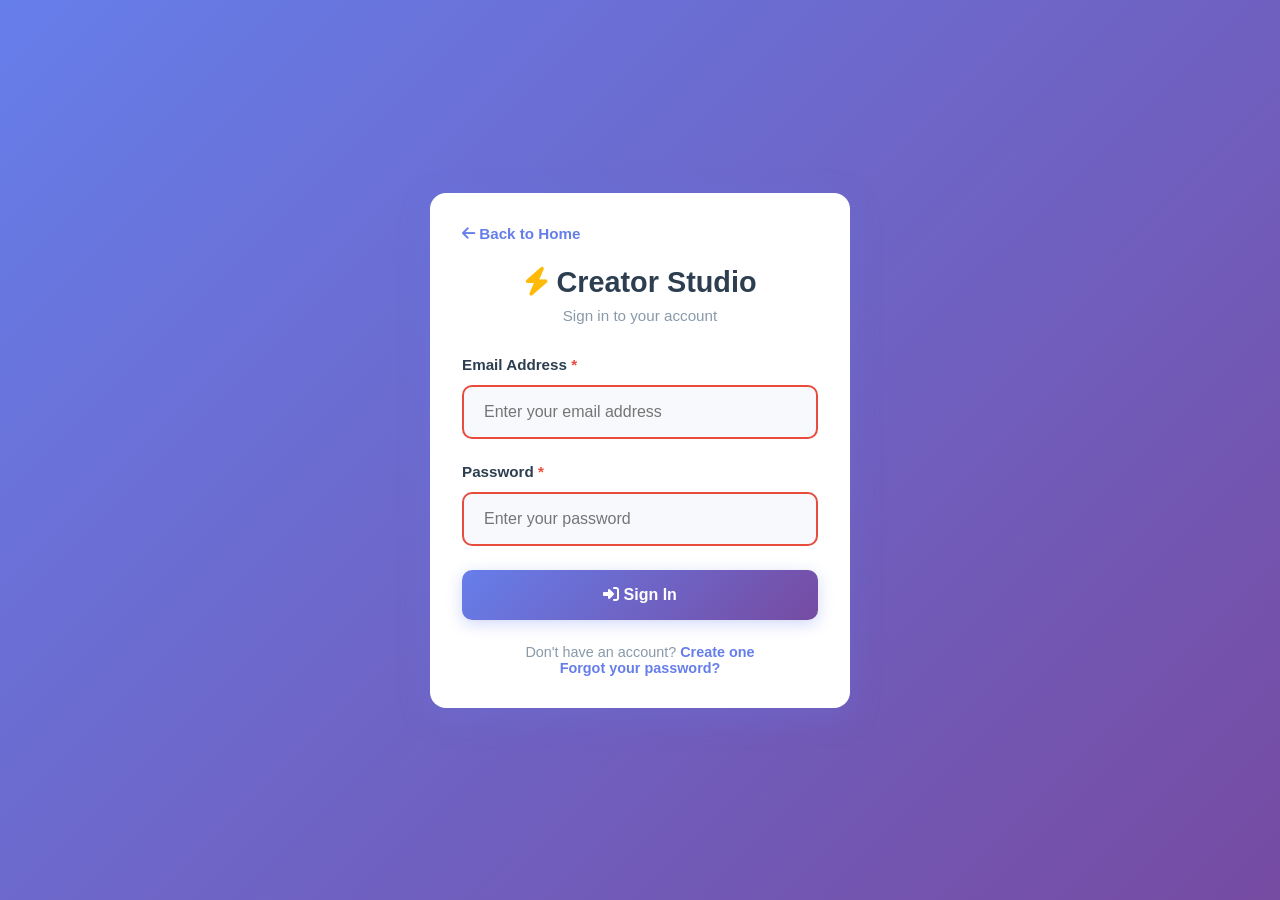
<file: login.html>
<!DOCTYPE html>
<html lang="en">
<head>
    <meta charset="UTF-8">
    <meta name="viewport" content="width=device-width, initial-scale=1.0">
    <title>Sign In - Creator Studio</title>
    <link rel="stylesheet" href="https://cdnjs.cloudflare.com/ajax/libs/font-awesome/6.4.0/css/all.min.css">
    <style>
        * {
            margin: 0;
            padding: 0;
            box-sizing: border-box;
        }

        html {
            scroll-behavior: smooth;
        }

        body {
            font-family: -apple-system, BlinkMacSystemFont, 'Segoe UI', 'Roboto', 'Oxygen', 'Ubuntu', 'Cantarell', sans-serif;
            background: linear-gradient(135deg, #667eea 0%, #764ba2 100%);
            min-height: 100vh;
            display: flex;
            align-items: center;
            justify-content: center;
            padding: 1rem;
        }

        .login-container {
            background: white;
            border-radius: 16px;
            box-shadow: 0 8px 32px rgba(102, 126, 234, 0.25);
            padding: 2rem;
            width: 100%;
            max-width: 420px;
        }

        .login-header {
            text-align: center;
            margin-bottom: 2rem;
        }

        .login-header h1 {
            font-size: 1.8rem;
            font-weight: 800;
            color: #2c3e50;
            margin-bottom: 0.5rem;
        }

        .login-header p {
            color: #8899aa;
            font-size: 0.95rem;
        }

        .form-group {
            margin-bottom: 1.5rem;
        }

        label {
            display: block;
            font-weight: 600;
            color: #2c3e50;
            margin-bottom: 0.75rem;
            font-size: 0.95rem;
        }

        .required {
            color: #e74c3c;
            font-weight: 700;
        }

        input[type="email"],
        input[type="password"] {
            width: 100%;
            padding: 1rem 1.25rem;
            border: 2px solid #e0e6f2;
            background: #f8f9fc;
            color: #2c3e50;
            border-radius: 10px;
            font-size: 1rem;
            outline: none;
            transition: all 0.3s ease;
            font-family: inherit;
        }

        input[type="email"]:focus,
        input[type="password"]:focus {
            border-color: #667eea;
            background: white;
            box-shadow: 0 0 0 4px rgba(102, 126, 234, 0.1);
        }

        input[type="email"]:invalid,
        input[type="password"]:invalid {
            border-color: #e74c3c;
        }

        input[type="email"]:valid,
        input[type="password"]:valid {
            border-color: #34a853;
        }

        .error-message {
            color: #e74c3c;
            font-size: 0.85rem;
            margin-top: 0.5rem;
            display: none;
            animation: slideDown 0.3s ease;
        }

        .error-message.show {
            display: block;
        }

        @keyframes slideDown {
            from {
                opacity: 0;
                transform: translateY(-5px);
            }
            to {
                opacity: 1;
                transform: translateY(0);
            }
        }

        .form-alert {
            background: #fee;
            border: 2px solid #e74c3c;
            color: #c0392b;
            padding: 1rem 1.25rem;
            border-radius: 10px;
            margin-bottom: 1.5rem;
            display: none;
            animation: slideDown 0.3s ease;
            font-weight: 600;
        }

        .form-alert.show {
            display: block;
        }

        .sign-in-btn {
            width: 100%;
            background: linear-gradient(135deg, #667eea 0%, #764ba2 100%);
            color: white;
            border: none;
            padding: 1rem 2rem;
            border-radius: 10px;
            font-size: 1rem;
            font-weight: 700;
            cursor: pointer;
            transition: all 0.3s ease;
            box-shadow: 0 4px 15px rgba(102, 126, 234, 0.3);
        }

        .sign-in-btn:hover {
            transform: translateY(-2px);
            box-shadow: 0 6px 20px rgba(102, 126, 234, 0.4);
        }

        .sign-in-btn:active {
            transform: translateY(0);
        }

        .sign-in-btn:disabled {
            opacity: 0.6;
            cursor: not-allowed;
            transform: none;
        }

        .login-footer {
            margin-top: 1.5rem;
            text-align: center;
        }

        .login-footer p {
            color: #8899aa;
            font-size: 0.9rem;
        }

        .login-footer a {
            color: #667eea;
            text-decoration: none;
            font-weight: 600;
            transition: all 0.3s ease;
        }

        .login-footer a:hover {
            color: #764ba2;
            text-decoration: underline;
        }

        .back-to-home {
            display: inline-block;
            margin-bottom: 1.5rem;
            color: #667eea;
            text-decoration: none;
            font-weight: 600;
            font-size: 0.95rem;
            transition: all 0.3s ease;
        }

        .back-to-home:hover {
            color: #764ba2;
            transform: translateX(-4px);
        }

        @media (max-width: 640px) {
            body {
                padding: 0.5rem;
            }

            .login-container {
                padding: 1.25rem;
                border-radius: 14px;
            }

            .login-header h1 {
                font-size: 1.4rem;
                margin-bottom: 0.4rem;
            }

            .login-header p {
                font-size: 0.9rem;
            }

            .form-group {
                margin-bottom: 1.25rem;
            }

            label {
                font-size: 0.9rem;
                margin-bottom: 0.625rem;
            }

            input[type="email"],
            input[type="password"] {
                padding: 0.875rem 1rem;
                border-radius: 10px;
                font-size: 16px;
                min-height: 44px;
            }

            input[type="email"]:focus,
            input[type="password"]:focus {
                box-shadow: 0 0 0 3px rgba(102, 126, 234, 0.1);
            }

            .error-message {
                font-size: 0.8rem;
                margin-top: 0.4rem;
            }

            .form-alert {
                padding: 0.875rem 1rem;
                margin-bottom: 1.25rem;
                font-size: 0.9rem;
                border-radius: 10px;
            }

            .sign-in-btn {
                padding: 0.875rem 1.5rem;
                border-radius: 10px;
                font-size: 0.95rem;
                min-height: 44px;
            }

            .login-footer {
                margin-top: 1.25rem;
            }

            .login-footer p {
                font-size: 0.85rem;
                margin-bottom: 0.75rem;
            }

            .back-to-home {
                font-size: 0.9rem;
                margin-bottom: 1rem;
            }
        }

        @media (max-width: 480px) {
            body {
                padding: 0.25rem;
            }

            .login-container {
                padding: 1rem;
                margin: 0.5rem 0;
            }

            .login-header h1 {
                font-size: 1.2rem;
            }

            .login-header p {
                font-size: 0.85rem;
            }

            input[type="email"],
            input[type="password"] {
                padding: 0.75rem 0.875rem;
                font-size: 16px;
            }

            .sign-in-btn {
                padding: 0.75rem;
                font-size: 0.9rem;
            }

            .error-message {
                font-size: 0.75rem;
            }

            .form-alert {
                padding: 0.75rem 0.875rem;
                font-size: 0.8rem;
            }

            .login-footer p {
                font-size: 0.8rem;
            }
        }
    </style>
</head>
<body>

    <div class="login-container">
        <a href="index.html" class="back-to-home"><i class="fa-solid fa-arrow-left"></i> Back to Home</a>
        
        <div class="login-header">
            <h1><i class="fa-solid fa-bolt" style="color: #ffba08;"></i> Creator Studio</h1>
            <p>Sign in to your account</p>
        </div>

        <form id="loginForm" novalidate>
            <!-- Error Alert Box -->
            <div class="form-alert" id="errorAlert">
                <i class="fa-solid fa-exclamation-circle"></i> 
                <span id="alertMessage"></span>
            </div>

            <!-- Email Field -->
            <div class="form-group">
                <label for="email">
                    Email Address
                    <span class="required">*</span>
                </label>
                <input
                    type="email"
                    id="email"
                    name="email"
                    placeholder="Enter your email address"
                    required
                    autocomplete="email"
                >
                <div class="error-message" id="emailError"></div>
            </div>

            <!-- Password Field -->
            <div class="form-group">
                <label for="password">
                    Password
                    <span class="required">*</span>
                </label>
                <input
                    type="password"
                    id="password"
                    name="password"
                    placeholder="Enter your password"
                    required
                    autocomplete="current-password"
                >
                <div class="error-message" id="passwordError"></div>
            </div>

            <!-- Sign In Button -->
            <button type="submit" class="sign-in-btn" id="signInBtn">
                <i class="fa-solid fa-sign-in-alt"></i> Sign In
            </button>
        </form>

        <!-- Footer Links -->
        <div class="login-footer">
            <p>Don't have an account? <a href="index.html">Create one</a></p>
            <p><a href="index.html">Forgot your password?</a></p>
        </div>
    </div>

    <script>
        const loginForm = document.getElementById('loginForm');
        const emailInput = document.getElementById('email');
        const passwordInput = document.getElementById('password');
        const errorAlert = document.getElementById('errorAlert');
        const alertMessage = document.getElementById('alertMessage');
        const emailError = document.getElementById('emailError');
        const passwordError = document.getElementById('passwordError');
        const signInBtn = document.getElementById('signInBtn');

        // Clear error message when user starts typing
        emailInput.addEventListener('input', () => {
            emailError.classList.remove('show');
            emailError.textContent = '';
        });

        passwordInput.addEventListener('input', () => {
            passwordError.classList.remove('show');
            passwordError.textContent = '';
        });

        // Form submission handler
        loginForm.addEventListener('submit', (e) => {
            e.preventDefault(); // Prevent default form submission
            
            // Reset error states
            errorAlert.classList.remove('show');
            emailError.classList.remove('show');
            passwordError.classList.remove('show');
            emailError.textContent = '';
            passwordError.textContent = '';

            // Get trimmed values
            const email = emailInput.value.trim();
            const password = passwordInput.value.trim();

            // Validate email
            const isEmailValid = validateEmail(email);
            
            // Validate password
            const isPasswordValid = password.length > 0;

            let hasErrors = false;

            // Check email validation
            if (!email) {
                emailError.textContent = 'Email address is required.';
                emailError.classList.add('show');
                hasErrors = true;
            } else if (!isEmailValid) {
                emailError.textContent = 'Please enter a valid email address.';
                emailError.classList.add('show');
                hasErrors = true;
            }

            // Check password validation
            if (!password) {
                passwordError.textContent = 'Password is required.';
                passwordError.classList.add('show');
                hasErrors = true;
            } else if (password.length < 6) {
                passwordError.textContent = 'Password must be at least 6 characters long.';
                passwordError.classList.add('show');
                hasErrors = true;
            }

            // If there are errors, show alert box
            if (hasErrors) {
                alertMessage.textContent = 'Please correct the errors above and try again.';
                errorAlert.classList.add('show');
                return;
            }

            // If all validations pass, redirect to dashboard
            console.log('Form is valid. Redirecting to dashboard...');
            loginForm.submit(); // This will naturally redirect if you set form action
            // Or use: window.location.href = 'dashboard.html';
        });

        // Email validation function
        function validateEmail(email) {
            const emailRegex = /^[^\s@]+@[^\s@]+\.[^\s@]+$/;
            return emailRegex.test(email);
        }

        // Optional: Add real-time validation feedback
        emailInput.addEventListener('blur', () => {
            const email = emailInput.value.trim();
            if (email && !validateEmail(email)) {
                emailError.textContent = 'Please enter a valid email address.';
                emailError.classList.add('show');
            }
        });

        passwordInput.addEventListener('blur', () => {
            const password = passwordInput.value.trim();
            if (password && password.length < 6) {
                passwordError.textContent = 'Password must be at least 6 characters.';
                passwordError.classList.add('show');
            }
        });
    </script>

</body>
</html>
</file>
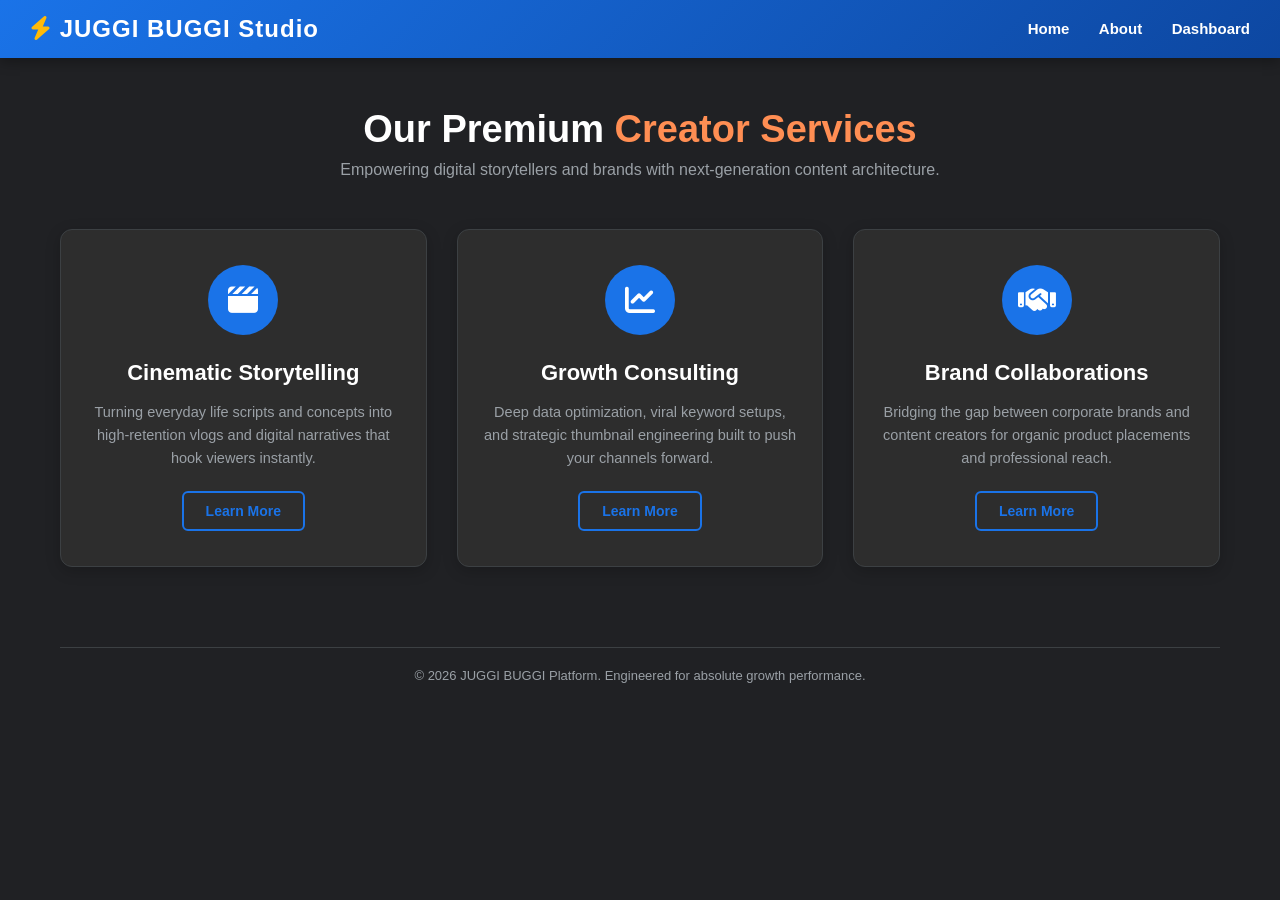
<file: services.html>
<!DOCTYPE html>
<html lang="en">
<head>
    <meta charset="UTF-8">
    <meta name="viewport" content="width=device-width, initial-scale=1.0">
    <title>JUGGI BUGGI - Premium Services</title>
    <link rel="stylesheet" href="https://cdnjs.cloudflare.com/ajax/libs/font-awesome/6.4.0/css/all.min.css">
    <style>
        * { margin: 0; padding: 0; box-sizing: border-box; font-family: 'Segoe UI', Tahoma, Geneva, Verdana, sans-serif; }
        body { background-color: #202124; color: #e8eaed; padding-bottom: 50px; }
        
        /* Premium Header */
        header { background: linear-gradient(135deg, #1a73e8, #0d47a1); color: white; padding: 15px 30px; display: flex; justify-content: space-between; align-items: center; box-shadow: 0 4px 12px rgba(0,0,0,0.3); position: sticky; top: 0; z-index: 1000; }
        .logo { font-size: 24px; font-weight: 800; letter-spacing: 1px; }
        .nav-links a { color: white; text-decoration: none; margin-left: 25px; font-weight: 600; font-size: 15px; transition: 0.3s; }
        .nav-links a:hover { color: #ff8e53; }

        .container { max-width: 1200px; margin: 50px auto; padding: 0 20px; }
        
        /* Title Box */
        .title-box { text-align: center; margin-bottom: 50px; }
        .title-box h1 { font-size: 38px; color: #ffffff; font-weight: 800; }
        .title-box h1 span { color: #ff8e53; }
        .title-box p { color: #9aa0a6; font-size: 16px; margin-top: 10px; font-weight: 500; }

        /* Services Grid Layout */
        .services-grid { display: grid; grid-template-columns: repeat(auto-fit, minmax(300px, 1fr)); gap: 30px; }
        
        .service-card { background: #2d2d2d; border: 1px solid #3c4043; border-radius: 12px; padding: 35px 25px; text-align: center; transition: 0.3s ease-in-out; box-shadow: 0 4px 15px rgba(0,0,0,0.2); }
        .service-card:hover { transform: translateY(-8px); border-color: #ff8e53; box-shadow: 0 12px 30px rgba(255,142,83,0.15); }
        
        .icon-box { width: 70px; height: 70px; background: #1a73e8; color: white; border-radius: 50%; display: flex; align-items: center; justify-content: center; margin: 0 auto 25px auto; font-size: 30px; transition: 0.3s; }
        .service-card:hover .icon-box { background: #ff8e53; transform: rotate(360deg); }
        
        .service-title { font-size: 22px; font-weight: 700; color: #ffffff; margin-bottom: 15px; }
        .service-desc { font-size: 14.5px; color: #9aa0a6; line-height: 1.6; margin-bottom: 20px; }
        
        /* Action Button */
        .cta-btn { display: inline-block; padding: 10px 22px; background: transparent; border: 2px solid #1a73e8; color: #1a73e8; border-radius: 6px; font-weight: 700; font-size: 14px; text-decoration: none; transition: 0.3s; }
        .service-card:hover .cta-btn { background: #ff8e53; border-color: #ff8e53; color: white; }

        /* Footer Section */
        footer { text-align: center; margin-top: 80px; padding-top: 20px; border-top: 1px solid #3c4043; color: #9aa0a6; font-size: 13px; }
    </style>
</head>
<body>

    <!-- Header Area -->
    <header>
        <div class="logo"><i class="fa-solid fa-bolt" style="color: #ffba08;"></i> JUGGI BUGGI Studio</div>
        <div class="nav-links">
            <a href="index.html">Home</a>
            <a href="about.html">About</a>
            <a href="dashboard.html">Dashboard</a>
        </div>
    </header>

    <!-- Main Content Container -->
    <div class="container">
        
        <div class="title-box">
            <h1>Our Premium <span>Creator Services</span></h1>
            <p>Empowering digital storytellers and brands with next-generation content architecture.</p>
        </div>

        <div class="services-grid">
            
            <!-- Service 1 -->
            <div class="service-card">
                <div class="icon-box"><i class="fa-solid fa-clapperboard"></i></div>
                <div class="service-title">Cinematic Storytelling</div>
                <div class="service-desc">Turning everyday life scripts and concepts into high-retention vlogs and digital narratives that hook viewers instantly.</div>
                <a href="#" class="cta-btn" onclick="alert('Inquiry form coming soon!')">Learn More</a>
            </div>

            <!-- Service 2 -->
            <div class="service-card">
                <div class="icon-box"><i class="fa-solid fa-chart-line"></i></div>
                <div class="service-title">Growth Consulting</div>
                <div class="service-desc">Deep data optimization, viral keyword setups, and strategic thumbnail engineering built to push your channels forward.</div>
                <a href="#" class="cta-btn" onclick="alert('Inquiry form coming soon!')">Learn More</a>
            </div>

            <!-- Service 3 -->
            <div class="service-card">
                <div class="icon-box"><i class="fa-solid fa-handshake"></i></div>
                <div class="service-title">Brand Collaborations</div>
                <div class="service-desc">Bridging the gap between corporate brands and content creators for organic product placements and professional reach.</div>
                <a href="#" class="cta-btn" onclick="alert('Inquiry form coming soon!')">Learn More</a>
            </div>

        </div>

        <!-- Professional Footer Layout -->
        <footer>
            <p>&copy; 2026 JUGGI BUGGI Platform. Engineered for absolute growth performance.</p>
        </footer>

    </div>

</body>
</html>
</file>
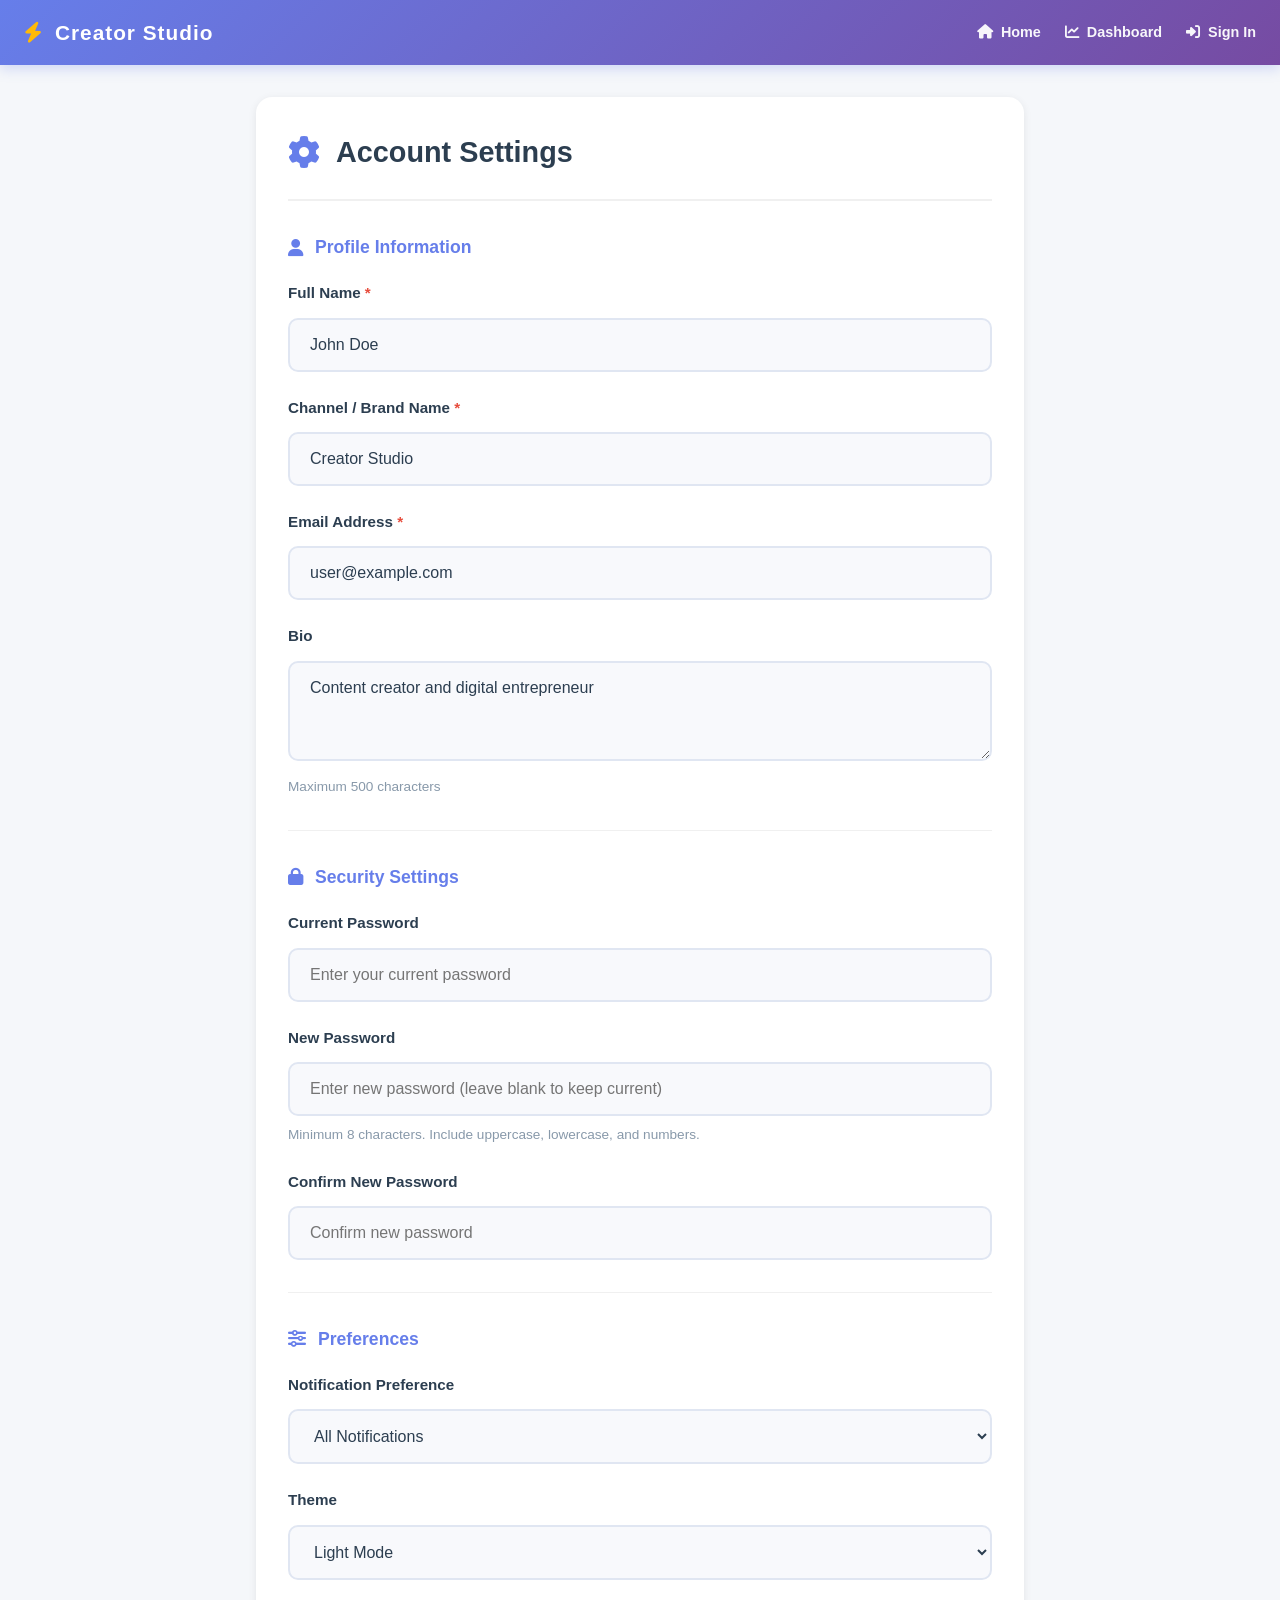
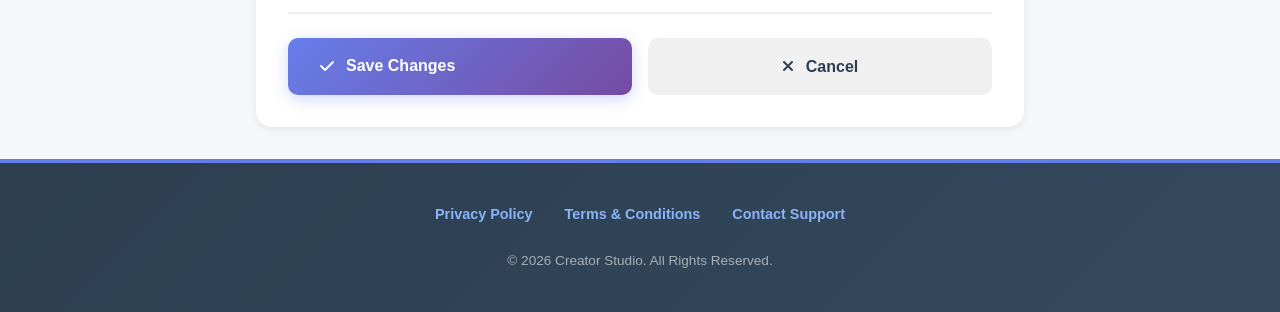
<file: settings.html>
<!DOCTYPE html>
<html lang="en">
<head>
    <meta charset="UTF-8">
    <meta name="viewport" content="width=device-width, initial-scale=1.0">
    <title>Account Settings - Creator Studio</title>
    <link rel="stylesheet" href="https://cdnjs.cloudflare.com/ajax/libs/font-awesome/6.4.0/css/all.min.css">
    <style>
        * {
            margin: 0;
            padding: 0;
            box-sizing: border-box;
        }

        html {
            scroll-behavior: smooth;
        }

        body {
            font-family: -apple-system, BlinkMacSystemFont, 'Segoe UI', 'Roboto', 'Oxygen', 'Ubuntu', 'Cantarell', sans-serif;
            background-color: #f5f7fa;
            color: #2c3e50;
            line-height: 1.6;
            display: flex;
            flex-direction: column;
            min-height: 100vh;
        }

        /* ============================================
           HEADER & NAVIGATION
           ============================================ */
        
        header {
            background: linear-gradient(135deg, #667eea 0%, #764ba2 100%);
            color: white;
            padding: 1rem 1.5rem;
            display: flex;
            justify-content: space-between;
            align-items: center;
            box-shadow: 0 4px 12px rgba(102, 126, 234, 0.25);
            position: sticky;
            top: 0;
            z-index: 1000;
        }

        .logo {
            font-size: 1.3rem;
            font-weight: 900;
            letter-spacing: 1px;
            display: flex;
            align-items: center;
            gap: 0.75rem;
        }

        .logo i {
            animation: float 3s ease-in-out infinite;
        }

        @keyframes float {
            0%, 100% { transform: translateY(0px); }
            50% { transform: translateY(-6px); }
        }

        .nav-links {
            display: flex;
            gap: 1.5rem;
            align-items: center;
        }

        .nav-links a {
            color: white;
            text-decoration: none;
            font-weight: 600;
            font-size: 0.9rem;
            transition: all 0.3s ease;
            display: flex;
            align-items: center;
            gap: 0.5rem;
            opacity: 0.95;
        }

        .nav-links a:hover {
            opacity: 1;
            transform: translateY(-2px);
        }

        /* ============================================
           MAIN CONTAINER
           ============================================ */
        
        .container {
            max-width: 800px;
            width: 100%;
            margin: 0 auto;
            padding: 2rem 1rem;
            flex: 1;
            display: flex;
            flex-direction: column;
            gap: 2rem;
        }

        /* ============================================
           SETTINGS SECTION
           ============================================ */
        
        .settings-card {
            background: white;
            border-radius: 16px;
            padding: 2rem;
            box-shadow: 0 2px 8px rgba(0, 0, 0, 0.08);
        }

        .settings-header {
            display: flex;
            align-items: center;
            gap: 1rem;
            margin-bottom: 2rem;
            padding-bottom: 1.5rem;
            border-bottom: 2px solid #f0f0f0;
        }

        .settings-header h1 {
            font-size: 1.8rem;
            font-weight: 800;
            color: #2c3e50;
        }

        .settings-header i {
            font-size: 2rem;
            color: #667eea;
        }

        /* ============================================
           FORM GROUPS
           ============================================ */
        
        .form-group {
            margin-bottom: 1.5rem;
        }

        label {
            display: block;
            font-weight: 600;
            color: #2c3e50;
            margin-bottom: 0.75rem;
            font-size: 0.95rem;
        }

        .required {
            color: #e74c3c;
            font-weight: 700;
        }

        input[type="text"],
        input[type="email"],
        input[type="password"],
        select,
        textarea {
            width: 100%;
            padding: 1rem 1.25rem;
            border: 2px solid #e0e6f2;
            background: #f8f9fc;
            color: #2c3e50;
            border-radius: 10px;
            font-size: 1rem;
            outline: none;
            transition: all 0.3s ease;
            font-family: inherit;
        }

        input[type="text"]:focus,
        input[type="email"]:focus,
        input[type="password"]:focus,
        select:focus,
        textarea:focus {
            border-color: #667eea;
            background: white;
            box-shadow: 0 0 0 4px rgba(102, 126, 234, 0.1);
        }

        textarea {
            resize: vertical;
            min-height: 100px;
        }

        .form-help-text {
            font-size: 0.85rem;
            color: #8899aa;
            margin-top: 0.5rem;
        }

        .error-message {
            color: #e74c3c;
            font-size: 0.85rem;
            margin-top: 0.5rem;
            display: none;
        }

        .error-message.show {
            display: block;
        }

        /* ============================================
           BUTTON STYLES
           ============================================ */
        
        .button-group {
            display: flex;
            gap: 1rem;
            margin-top: 2rem;
            padding-top: 1.5rem;
            border-top: 2px solid #f0f0f0;
        }

        .btn {
            padding: 1rem 2rem;
            border: none;
            border-radius: 10px;
            font-size: 1rem;
            font-weight: 700;
            cursor: pointer;
            transition: all 0.3s ease;
            display: flex;
            align-items: center;
            gap: 0.75rem;
            text-decoration: none;
        }

        .btn-save {
            background: linear-gradient(135deg, #667eea 0%, #764ba2 100%);
            color: white;
            box-shadow: 0 4px 15px rgba(102, 126, 234, 0.3);
            flex: 1;
        }

        .btn-save:hover {
            transform: translateY(-2px);
            box-shadow: 0 6px 20px rgba(102, 126, 234, 0.4);
        }

        .btn-cancel {
            background: #f0f0f0;
            color: #2c3e50;
            flex: 1;
            justify-content: center;
        }

        .btn-cancel:hover {
            background: #e0e0e0;
            transform: translateY(-2px);
        }

        /* ============================================
           SUCCESS MESSAGE
           ============================================ */
        
        .success-message {
            background: #d4edda;
            border: 2px solid #28a745;
            color: #155724;
            padding: 1rem 1.25rem;
            border-radius: 10px;
            margin-bottom: 1.5rem;
            display: none;
            animation: slideDown 0.3s ease;
        }

        .success-message.show {
            display: flex;
            align-items: center;
            gap: 0.75rem;
        }

        @keyframes slideDown {
            from {
                opacity: 0;
                transform: translateY(-10px);
            }
            to {
                opacity: 1;
                transform: translateY(0);
            }
        }

        /* ============================================
           SECTIONS
           ============================================ */
        
        .settings-section {
            margin-bottom: 2rem;
        }

        .section-title {
            font-size: 1.1rem;
            font-weight: 700;
            color: #667eea;
            margin-bottom: 1.25rem;
            display: flex;
            align-items: center;
            gap: 0.75rem;
        }

        .divider {
            height: 1px;
            background: #f0f0f0;
            margin: 2rem 0;
        }

        /* ============================================
           FOOTER
           ============================================ */
        
        footer {
            background: linear-gradient(135deg, #2c3e50 0%, #34495e 100%);
            color: #bdc3c7;
            padding: 2.5rem 1.5rem;
            text-align: center;
            margin-top: auto;
            border-top: 4px solid #667eea;
        }

        .footer-links {
            display: flex;
            flex-wrap: wrap;
            justify-content: center;
            gap: 2rem;
            margin-bottom: 1.5rem;
        }

        .footer-links a {
            color: #8ab4f8;
            text-decoration: none;
            font-size: 0.9rem;
            transition: all 0.3s ease;
            font-weight: 600;
        }

        .footer-links a:hover {
            color: white;
        }

        footer p {
            font-size: 0.85rem;
            opacity: 0.85;
        }

        /* ============================================
           RESPONSIVE DESIGN
           ============================================ */
        
        @media (max-width: 768px) {
            .container {
                padding: 1.25rem 0.75rem;
                gap: 1.25rem;
            }

            .settings-card {
                padding: 1.25rem;
            }

            .settings-header h1 {
                font-size: 1.4rem;
            }

            .button-group {
                flex-direction: column;
                gap: 0.75rem;
            }

            .btn {
                padding: 0.875rem 1.5rem;
                min-height: 44px;
                justify-content: center;
            }
        }

        @media (max-width: 640px) {
            header {
                padding: 0.875rem 0.75rem;
            }

            .logo {
                font-size: 1rem;
            }

            .logo span {
                display: none;
            }

            .container {
                padding: 1rem 0.5rem;
            }

            .settings-card {
                padding: 1rem;
                margin: 0 -0.5rem;
                width: calc(100% + 1rem);
                border-radius: 12px;
            }

            .settings-header {
                margin-bottom: 1.5rem;
                padding-bottom: 1rem;
            }

            .settings-header h1 {
                font-size: 1.2rem;
            }

            .settings-header i {
                font-size: 1.5rem;
            }

            input[type="text"],
            input[type="email"],
            input[type="password"],
            select,
            textarea {
                padding: 0.875rem 1rem;
                font-size: 16px;
                min-height: 44px;
            }

            label {
                font-size: 0.9rem;
            }

            .section-title {
                font-size: 1rem;
            }

            .button-group {
                margin-top: 1.5rem;
                padding-top: 1rem;
            }

            .btn {
                padding: 0.75rem 1rem;
                font-size: 0.95rem;
            }

            footer {
                padding: 1.5rem 0.75rem;
            }

            .footer-links {
                gap: 1rem;
            }
        }

        @media (max-width: 480px) {
            .settings-header h1 {
                font-size: 1rem;
            }

            input[type="text"],
            input[type="email"],
            input[type="password"],
            select {
                font-size: 16px;
            }

            .btn {
                font-size: 0.9rem;
                padding: 0.75rem;
            }
        }
    </style>
</head>
<body>

    <!-- Header Section -->
    <header>
        <div class="logo"><i class="fa-solid fa-bolt" style="color: #ffba08;"></i> <span>Creator Studio</span></div>
        <div class="nav-links">
            <a href="index.html"><i class="fa-solid fa-house"></i> Home</a>
            <a href="dashboard.html"><i class="fa-solid fa-chart-line"></i> Dashboard</a>
            <a href="login.html"><i class="fa-solid fa-sign-in-alt"></i> Sign In</a>
        </div>
    </header>

    <div class="container">
        <!-- Success Message -->
        <div class="success-message" id="successMessage">
            <i class="fa-solid fa-check-circle"></i>
            <span>Settings saved successfully!</span>
        </div>

        <!-- Settings Card -->
        <div class="settings-card">
            <div class="settings-header">
                <i class="fa-solid fa-gear"></i>
                <h1>Account Settings</h1>
            </div>

            <form id="settingsForm" novalidate>
                <!-- Profile Information Section -->
                <div class="settings-section">
                    <div class="section-title">
                        <i class="fa-solid fa-user"></i> Profile Information
                    </div>

                    <div class="form-group">
                        <label for="fullName">
                            Full Name
                            <span class="required">*</span>
                        </label>
                        <input 
                            type="text" 
                            id="fullName" 
                            name="fullName" 
                            placeholder="Enter your full name"
                            value="John Doe"
                            required
                        >
                        <div class="error-message" id="fullNameError"></div>
                    </div>

                    <div class="form-group">
                        <label for="channelName">
                            Channel / Brand Name
                            <span class="required">*</span>
                        </label>
                        <input 
                            type="text" 
                            id="channelName" 
                            name="channelName" 
                            placeholder="Enter your channel name"
                            value="Creator Studio"
                            required
                        >
                        <div class="error-message" id="channelNameError"></div>
                    </div>

                    <div class="form-group">
                        <label for="email">
                            Email Address
                            <span class="required">*</span>
                        </label>
                        <input 
                            type="email" 
                            id="email" 
                            name="email" 
                            placeholder="Enter your email"
                            value="user@example.com"
                            required
                        >
                        <div class="error-message" id="emailError"></div>
                    </div>

                    <div class="form-group">
                        <label for="bio">Bio</label>
                        <textarea 
                            id="bio" 
                            name="bio" 
                            placeholder="Tell us about yourself..."
                        >Content creator and digital entrepreneur</textarea>
                        <p class="form-help-text">Maximum 500 characters</p>
                    </div>
                </div>

                <div class="divider"></div>

                <!-- Security Section -->
                <div class="settings-section">
                    <div class="section-title">
                        <i class="fa-solid fa-lock"></i> Security Settings
                    </div>

                    <div class="form-group">
                        <label for="currentPassword">Current Password</label>
                        <input 
                            type="password" 
                            id="currentPassword" 
                            name="currentPassword" 
                            placeholder="Enter your current password"
                        >
                        <div class="error-message" id="currentPasswordError"></div>
                    </div>

                    <div class="form-group">
                        <label for="newPassword">New Password</label>
                        <input 
                            type="password" 
                            id="newPassword" 
                            name="newPassword" 
                            placeholder="Enter new password (leave blank to keep current)"
                        >
                        <p class="form-help-text">Minimum 8 characters. Include uppercase, lowercase, and numbers.</p>
                        <div class="error-message" id="newPasswordError"></div>
                    </div>

                    <div class="form-group">
                        <label for="confirmPassword">Confirm New Password</label>
                        <input 
                            type="password" 
                            id="confirmPassword" 
                            name="confirmPassword" 
                            placeholder="Confirm new password"
                        >
                        <div class="error-message" id="confirmPasswordError"></div>
                    </div>
                </div>

                <div class="divider"></div>

                <!-- Preferences Section -->
                <div class="settings-section">
                    <div class="section-title">
                        <i class="fa-solid fa-sliders"></i> Preferences
                    </div>

                    <div class="form-group">
                        <label for="notiPreference">
                            Notification Preference
                        </label>
                        <select id="notiPreference" name="notiPreference">
                            <option value="all">All Notifications</option>
                            <option value="important">Important Only</option>
                            <option value="none">No Notifications</option>
                        </select>
                    </div>

                    <div class="form-group">
                        <label for="theme">Theme</label>
                        <select id="theme" name="theme">
                            <option value="light">Light Mode</option>
                            <option value="dark">Dark Mode</option>
                            <option value="auto">Auto (System Preference)</option>
                        </select>
                    </div>
                </div>

                <!-- Buttons -->
                <div class="button-group">
                    <button type="submit" class="btn btn-save">
                        <i class="fa-solid fa-check"></i> Save Changes
                    </button>
                    <a href="dashboard.html" class="btn btn-cancel">
                        <i class="fa-solid fa-times"></i> Cancel
                    </a>
                </div>
            </form>
        </div>
    </div>

    <!-- Footer -->
    <footer>
        <div class="footer-links">
            <a href="#">Privacy Policy</a>
            <a href="#">Terms & Conditions</a>
            <a href="#">Contact Support</a>
        </div>
        <p>&copy; 2026 Creator Studio. All Rights Reserved.</p>
    </footer>

    <script>
        const form = document.getElementById('settingsForm');
        const successMessage = document.getElementById('successMessage');

        // Form submission
        form.addEventListener('submit', (e) => {
            e.preventDefault();

            // Reset errors
            document.querySelectorAll('.error-message').forEach(el => {
                el.classList.remove('show');
                el.textContent = '';
            });

            // Validate inputs
            const fullName = document.getElementById('fullName').value.trim();
            const channelName = document.getElementById('channelName').value.trim();
            const email = document.getElementById('email').value.trim();
            const newPassword = document.getElementById('newPassword').value.trim();
            const confirmPassword = document.getElementById('confirmPassword').value.trim();

            let hasErrors = false;

            // Validate full name
            if (!fullName) {
                document.getElementById('fullNameError').textContent = 'Full name is required.';
                document.getElementById('fullNameError').classList.add('show');
                hasErrors = true;
            }

            // Validate channel name
            if (!channelName) {
                document.getElementById('channelNameError').textContent = 'Channel name is required.';
                document.getElementById('channelNameError').classList.add('show');
                hasErrors = true;
            }

            // Validate email
            if (!email || !validateEmail(email)) {
                document.getElementById('emailError').textContent = 'Please enter a valid email address.';
                document.getElementById('emailError').classList.add('show');
                hasErrors = true;
            }

            // Validate passwords if provided
            if (newPassword || confirmPassword) {
                if (newPassword.length < 8) {
                    document.getElementById('newPasswordError').textContent = 'Password must be at least 8 characters.';
                    document.getElementById('newPasswordError').classList.add('show');
                    hasErrors = true;
                }

                if (newPassword !== confirmPassword) {
                    document.getElementById('confirmPasswordError').textContent = 'Passwords do not match.';
                    document.getElementById('confirmPasswordError').classList.add('show');
                    hasErrors = true;
                }
            }

            if (!hasErrors) {
                // Show success message
                successMessage.classList.add('show');
                setTimeout(() => {
                    successMessage.classList.remove('show');
                }, 5000);

                console.log('Settings saved:', {
                    fullName,
                    channelName,
                    email,
                    bio: document.getElementById('bio').value,
                    notifications: document.getElementById('notiPreference').value,
                    theme: document.getElementById('theme').value
                });
            }
        });

        // Email validation
        function validateEmail(email) {
            return /^[^\s@]+@[^\s@]+\.[^\s@]+$/.test(email);
        }

        // Clear error on input
        document.querySelectorAll('input, textarea').forEach(field => {
            field.addEventListener('input', () => {
                const errorId = field.id + 'Error';
                const errorEl = document.getElementById(errorId);
                if (errorEl) {
                    errorEl.classList.remove('show');
                }
            });
        });
    </script>

</body>
</html>
</file>
<file: style.css>
/* 1. Base Styles and Reset */
* {
    margin: 0;
    padding: 0;
    box-sizing: border-box;
    font-family: 'Segoe UI', Tahoma, Geneva, Verdana, sans-serif;
}

body {
    background: linear-gradient(135deg, #0f172a 0%, #1e1b4b 50%, #311042 100%);
    background-color: #0f172a;
    color: #f8fafc; /* Text white ho jayega */
    line-height: 1.6;
    scroll-behavior: smooth;
    padding-bottom: 80px;
}
nav {
    background-color: #0f172a;
    padding: 1rem 2rem;
    display: flex;
    justify-content: center;
    gap: 2rem;
    box-shadow: 0 4px 6px -1px rgba(0, 0, 0, 0.1);
}

nav a {
    color: #94a3b8;
    text-decoration: none;
    font-size: 1rem;
    font-weight: 500;
    transition: color 0.3s ease;
}

nav a:hover {
    color: #38bdf8;
}

/* 3. Hero Section */
.hero {
    max-width: 800px;
    margin: 80px auto;
    text-align: center;
    padding: 0 20px;
}

/* Hero Text Visibility Fix for Dark Mode */
.hero h1 {
    color: #ffffff !important; /* Ekdam chamkadar white */
    font-size: 3rem;
    font-weight: 800;
    margin-bottom: 15px;
    letter-spacing: -0.03em;
}

.hero p {
    color: #94a3b8 !important; /* Premium light grey text */
    font-size: 1.25rem;
    max-width: 600px;
    margin: 0 auto 25px auto;
}

/* Navigation links ko bhi bright karne ke liye */
nav a {
    color: #cbd5e1 !important;
}
nav a:hover {
    color: #ffffff !important;
}

/* 4. Professional Buttons */
.btn {
    display: inline-block;
    padding: 12px 30px;
    font-size: 1rem;
    font-weight: 600;
    text-decoration: none;
    border-radius: 8px;
    transition: all 0.3s ease;
    cursor: pointer;
    border: none;
}

.btn-primary {
    background-color: #2563eb;
    color: white;
    box-shadow: 0 4px 6px -1px rgba(37, 99, 235, 0.2);
}

.btn-primary:hover {
    background-color: #1d4ed8;
    transform: translateY(-2px);
}

/* 5. Personal Greeting Card */
.greeting-card {
    background: white;
    padding: 40px;
    border-radius: 16px;
    box-shadow: 0 10px 15px -3px rgba(0, 0, 0, 0.05);
    max-width: 500px;
    margin: 40px auto;
    border: 1px solid #e2e8f0;
    text-align: center;
}

.greeting-card h2 {
    color: #1e293b;
    font-size: 2rem;
    margin-bottom: 10px;
}

.btn-secondary {
    background-color: #10b981;
    color: white;
    box-shadow: 0 4px 6px -1px rgba(16, 185, 129, 0.2);
}

.btn-secondary:hover {
    background-color: #059669;
    transform: translateY(-2px);
}
/* 6. Professional Login Card Styling */
.login-card {
    background: white;
    padding: 40px;
    border-radius: 16px;
    box-shadow: 0 10px 15px -3px rgba(0, 0, 0, 0.05);
    max-width: 450px;
    margin: 40px auto;
    border: 1px solid #e2e8f0;
}

.login-card h2 {
    color: #0f172a;
    font-size: 1.75rem;
    margin-bottom: 25px;
    text-align: center;
    font-weight: 700;
}

.input-group {
    margin-bottom: 20px;
    text-align: left;
}

.input-group label {
    display: block;
    font-size: 0.875rem;
    font-weight: 600;
    color: #475569;
    margin-bottom: 6px;
}

.input-group input {
    width: 100%;
    padding: 12px 16px;
    font-size: 1rem;
    border: 1px solid #cbd5e1;
    border-radius: 8px;
    outline: none;
    transition: all 0.3s ease;
}

/* Input focus effect (jab click karein toh blue outline aaye) */
.input-group input:focus {
    border-color: #2563eb;
    box-shadow: 0 0 0 3px rgba(37, 99, 235, 0.15);
}

/* Button width adjust karne ke liye utility class */
.w-full {
    width: 100%;
    margin-top: 10px;
}
/* ==========================================
   PREMIUM AUTH CARD WITH ANIMATIONS
   ========================================== */

/* 1. Main Premium Card Setup */
.auth-card {
    background: #ffffff;
    padding: 40px;
    border-radius: 24px; /* Soft round corners */
    box-shadow: 0 20px 25px -5px rgba(0, 0, 0, 0.05), 0 10px 10px -5px rgba(0, 0, 0, 0.02);
    max-width: 440px;
    margin: 50px auto;
    border: 1px solid rgba(226, 232, 240, 0.8);
    position: relative;
    overflow: hidden;
    transition: all 0.4s cubic-bezier(0.4, 0, 0.2, 1);
}

.auth-card:hover {
    box-shadow: 0 25px 50px -12px rgba(0, 0, 0, 0.08);
    transform: translateY(-2px); /* Subtle hover lift */
}

/* 2. Heading Design */
.auth-card h2 {
    color: #0f172a;
    font-size: 1.85rem;
    margin-bottom: 24px;
    text-align: center;
    font-weight: 800;
    letter-spacing: -0.025em;
}

/* 3. Smooth Fade & Slide Animation */
@keyframes fadeInSlide {
    from {
        opacity: 0;
        transform: translateY(15px);
    }
    to {
        opacity: 1;
        transform: translateY(0);
    }
}

/* Is class ko hum JavaScript se add-remove karenge animation chalane ke liye */
.form-animate {
    animation: fadeInSlide 0.4s cubic-bezier(0.4, 0, 0.2, 1) forwards;
}

/* 4. Inputs Text Styling */
.input-group label {
    display: block;
    margin-bottom: 8px;
    font-size: 0.875rem;
    font-weight: 600;
    color: #475569;
}

.input-group input {
    width: 100%;
    padding: 12px 16px;
    border-radius: 12px;
    border: 1px solid #cbd5e1;
    font-size: 0.95rem;
    transition: all 0.2s ease;
    background-color: #f8fafc;
}

.input-group input:focus {
    border-color: #2563eb;
    background-color: #ffffff;
    box-shadow: 0 0 0 4px rgba(37, 99, 235, 0.15);
    outline: none;
}

/* 5. Modern Toggle Link Styling */
.toggle-text {
    text-align: center;
    margin-top: 24px;
    font-size: 0.9rem;
    color: #64748b;
    font-weight: 500;
}

.toggle-text a {
    color: #2563eb;
    text-decoration: none;
    font-weight: 700;
    position: relative;
    transition: color 0.2s ease;
}

/* Underline Animation on Hover */
.toggle-text a::after {
    content: '';
    position: absolute;
    width: 100%;
    transform: scaleX(0);
    height: 2px;
    bottom: -2px;
    left: 0;
    background-color: #2563eb;
    transform-origin: bottom right;
    transition: transform 0.25s ease-out;
}

.toggle-text a:hover::after {
    transform: scaleX(1);
    transform-origin: bottom left;
}
/* Show Password Checkbox Styling */
.show-password-container {
    display: flex;
    align-items: center;
    gap: 8px;
    margin-top: 8px;
    padding-left: 2px;
}

.show-password-container input[type="checkbox"] {
    width: 16px;
    height: 16px;
    cursor: pointer;
}

.checkbox-label {
    font-size: 0.85rem !important;
    color: #94a3b8 !important; /* Soft grey text for dark theme */
    font-weight: 500 !important;
    margin-bottom: 0 !important;
    cursor: pointer;
    user-select: none;
}
/* Dark Google UI Modal Background Overlay */
.google-modal-overlay {
    position: fixed;
    top: 0;
    left: 0;
    width: 100vw;
    height: 100vh;
    background-color: rgba(0, 0, 0, 0.85); /* Poore piche ke content ko dark kar dega */
    display: none;
    justify-content: center;
    align-items: center;
    z-index: 99999 !important; /* Sabse top par rakhega code ko */
}

/* Modal Box Main Card */
.google-modal-box {
    background-color: #1f1f1f; /* Premium Dark Grey background */
    width: 100%;
    max-width: 420px;
    padding: 30px 24px;
    border-radius: 8px;
    box-sizing: border-box;
    font-family: 'Segoe UI', Roboto, Helvetica, Arial, sans-serif;
    color: #e8eaed;
    position: relative;
    border: 1px solid #3c4043;
}

/* Close button positioning */
.google-close-btn {
    position: absolute;
    top: 15px;
    right: 20px;
    font-size: 24px;
    cursor: pointer;
    color: #9aa0a6;
}
.google-close-btn:hover { color: #fff; }

/* Top mini header styling */
.google-header {
    display: flex;
    align-items: center;
    gap: 10px;
    font-size: 0.85rem;
    color: #e8eaed;
    margin-bottom: 25px;
}

/* App square logo branding */
.app-logo-container {
    display: flex;
    justify-content: flex-start;
    margin-bottom: 15px;
}
.app-logo {
    background-color: #1a233a;
    color: #8ab4f8;
    width: 45px;
    height: 45px;
    display: flex;
    justify-content: center;
    align-items: center;
    font-weight: bold;
    font-size: 1.2rem;
    border-radius: 4px;
    border: 1px solid #3c4043;
}

/* Headings text spacing */
.google-modal-box h2 {
    font-size: 1.8rem;
    font-weight: 400;
    margin: 5px 0;
    color: #e8eaed;
}
.google-modal-box .subtitle {
    font-size: 0.95rem;
    color: #9aa0a6;
    margin-bottom: 30px;
}
.google-modal-box .app-link {
    color: #8ab4f8;
    text-decoration: none;
    cursor: pointer;
}

/* Account row mapping layout */
.account-list {
    margin-bottom: 30px;
}
.account-item {
    display: flex;
    align-items: center;
    gap: 15px;
    padding: 12px 0;
    border-bottom: 1px solid #3c4043;
    cursor: pointer;
    transition: background 0.2s;
}
.account-item:hover {
    background-color: rgba(255, 255, 255, 0.04);
}
.account-item:last-child {
    border-bottom: none;
}

/* Circular profile icons styling */
.avatar-circle {
    width: 36px;
    height: 36px;
    border-radius: 50%;
    background-color: #3c4043;
    color: #fff;
    display: flex;
    justify-content: center;
    align-items: center;
    font-weight: 500;
    font-size: 0.95rem;
}
.branding-circle { background-color: #00796b; } /* For Official account icon look */
.icon-circle { background-color: transparent; }

/* Text details inside rows */
.account-info {
    display: flex;
    flex-direction: column;
}
.account-info .name {
    font-size: 0.95rem;
    font-weight: 500;
    color: #e8eaed;
}
.account-info .email {
    font-size: 0.85rem;
    color: #9aa0a6;
}
.another-account .name {
    color: #8ab4f8; /* Standard Google link accent color */
}

/* Footnote Disclaimer texts */
.terms-text {
    font-size: 0.75rem;
    color: #9aa0a6;
    line-height: 1.4;
}
.terms-text a {
    color: #8ab4f8;
    text-decoration: none;
}
.terms-text a:hover { text-decoration: underline; }
 /* ====================================================
   GLOBAL RESPONSIVE ENGINE (LAPTOP + MOBILE)
   ==================================================== */

*, *::before, *::after {
    box-sizing: border-box !important;
}

html, body {
    width: 100% !important;
    max-width: 100% !important;
    overflow-x: hidden !important; 
    margin: 0 !important;
    padding: 0 !important;
}

/* Header Banner Fix */
header, .header, [class*="header"] {
    width: 100% !important;
    max-width: 100% !important;
    left: 0 !important;
    right: 0 !important;
    box-sizing: border-box !important;
}

/* Container ko flexible banane ke liye */
.dashboard-container, .main-dashboard, .grid-container, .tools-grid, .main-layout-split {
    display: flex !important;
    flex-wrap: wrap !important; 
    gap: 20px !important;
    width: 100% !important;
}

/* Laptop View (Jab screen badi ho) */
@media screen and (min-width: 769px) {
    .quick-tools, [class*="tools"] { flex: 1 1 300px !important; }
    .ai-engine, [class*="engine"] { flex: 2 1 600px !important; }
}

 /* ====================================================
   GLOBAL RESPONSIVE ENGINE (LAPTOP + MOBILE)
   ==================================================== */

*, *::before, *::after {
    box-sizing: border-box !important;
}

html, body {
    width: 100% !important;
    max-width: 100% !important;
    overflow-x: hidden !important; 
    margin: 0 !important;
    padding: 0 !important;
}

/* Header Banner Fix */
header, .header, [class*="header"], .top-bar {
    position: static !important; 
    width: 100% !important;
    max-width: 100% !important;
    display: block !important;
    clear: both !important;
    margin: 0 0 15px 0 !important;
    padding: 12px !important;
    box-sizing: border-box !important;
}

header nav, .header-container {
    display: flex !important;
    justify-content: space-between !important;
    align-items: center !important;
    width: 100% !important;
}

/* Container ko flexible banane ke liye */
.dashboard-container, .main-dashboard, .grid-container, .tools-grid, .main-layout-split {
    display: flex !important;
    flex-wrap: wrap !important; 
    gap: 20px !important;
    width: 100% !important;
}

/* Laptop View */
@media screen and (min-width: 769px) {
    .quick-tools, [class*="tools"] { flex: 1 1 300px !important; }
    .ai-engine, [class*="engine"] { flex: 2 1 600px !important; }
}

/* Mobile View */
@media screen and (max-width: 768px) {
    .dashboard-container, .main-dashboard, .grid-container, .tools-grid, .main-layout-split {
        flex-direction: column !important; 
        padding: 10px !important;
    }

    [class*="tools"], [class*="engine"], .quick-tools, .ai-engine, .card, .tool-box, .widget, .graph-container, .ad-banner, [class*="sponsored"] {
        width: 100% !important;
        flex: 1 1 100% !important;
        margin-bottom: 15px !important;
        max-width: 100% !important;
        min-width: 0 !important;
        box-sizing: border-box !important;
    }

    header, .header-container {
        padding: 10px !important;
    }
}
</file>
